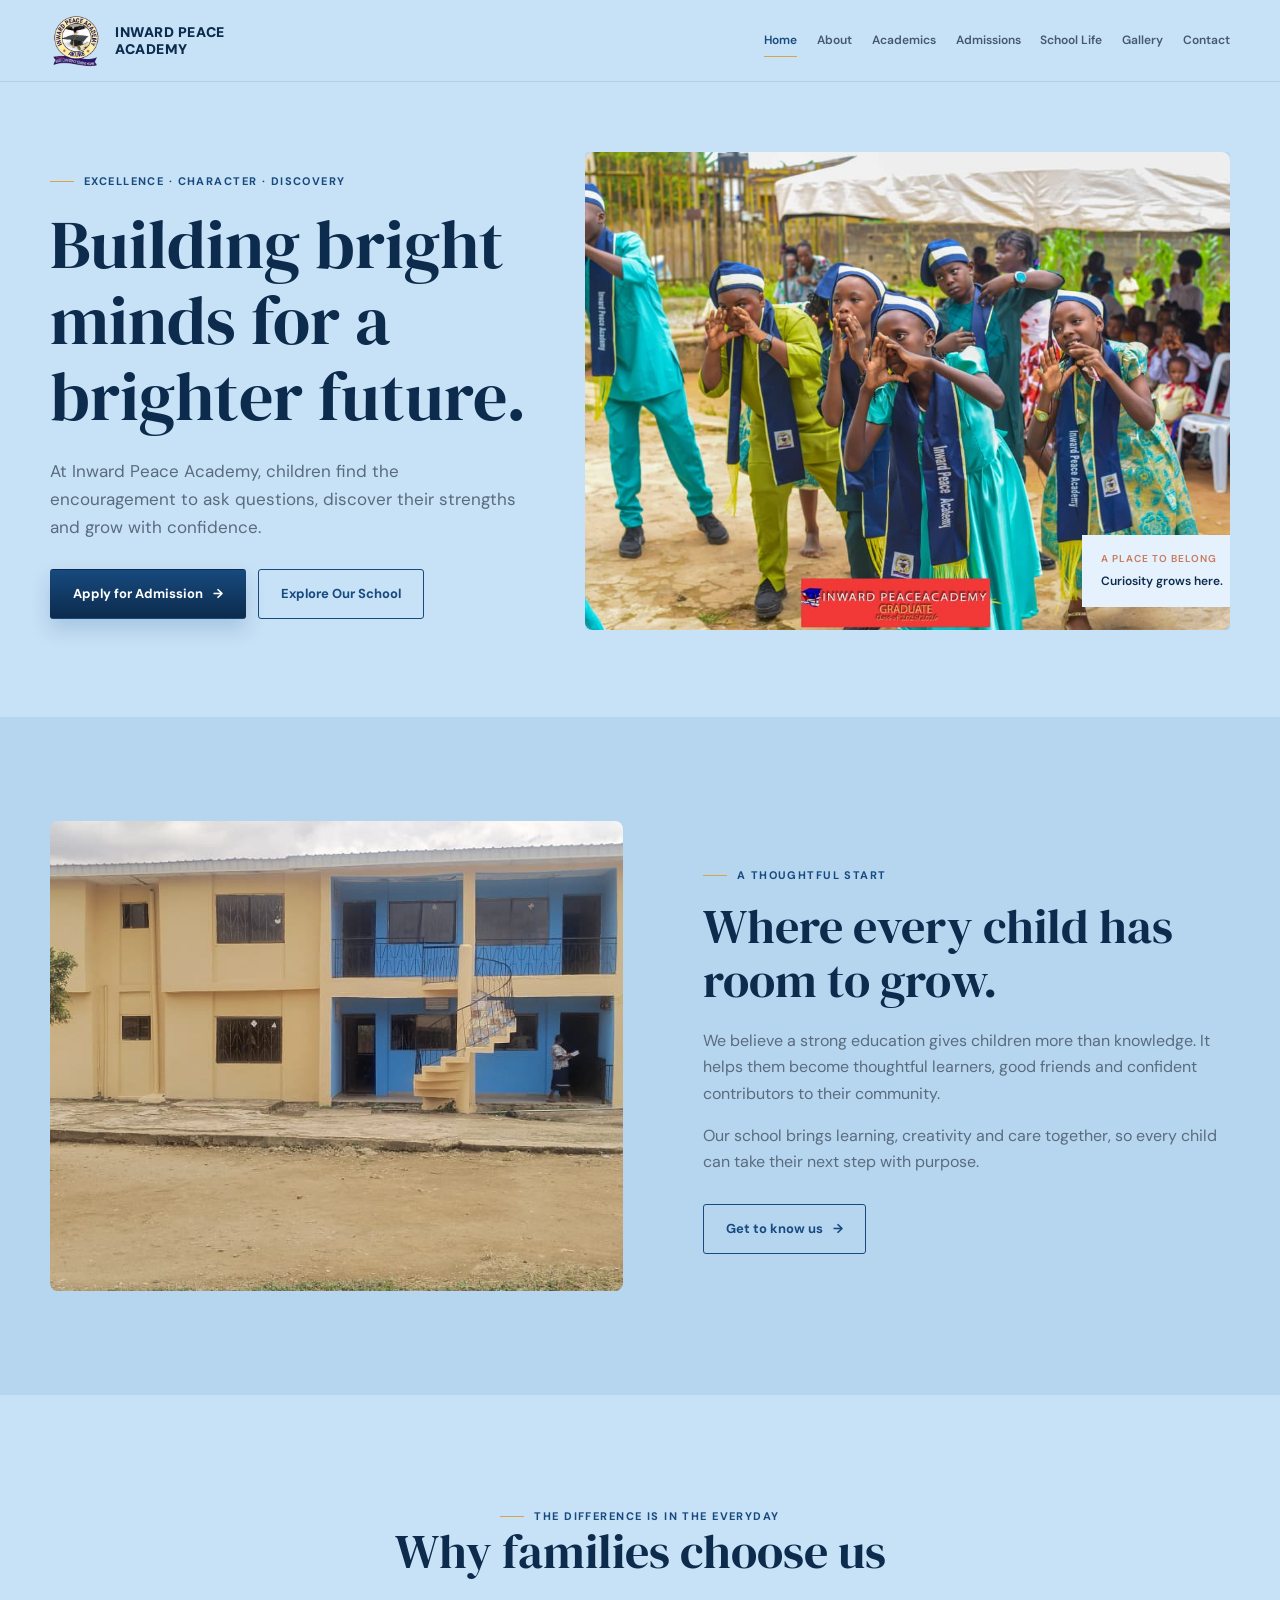
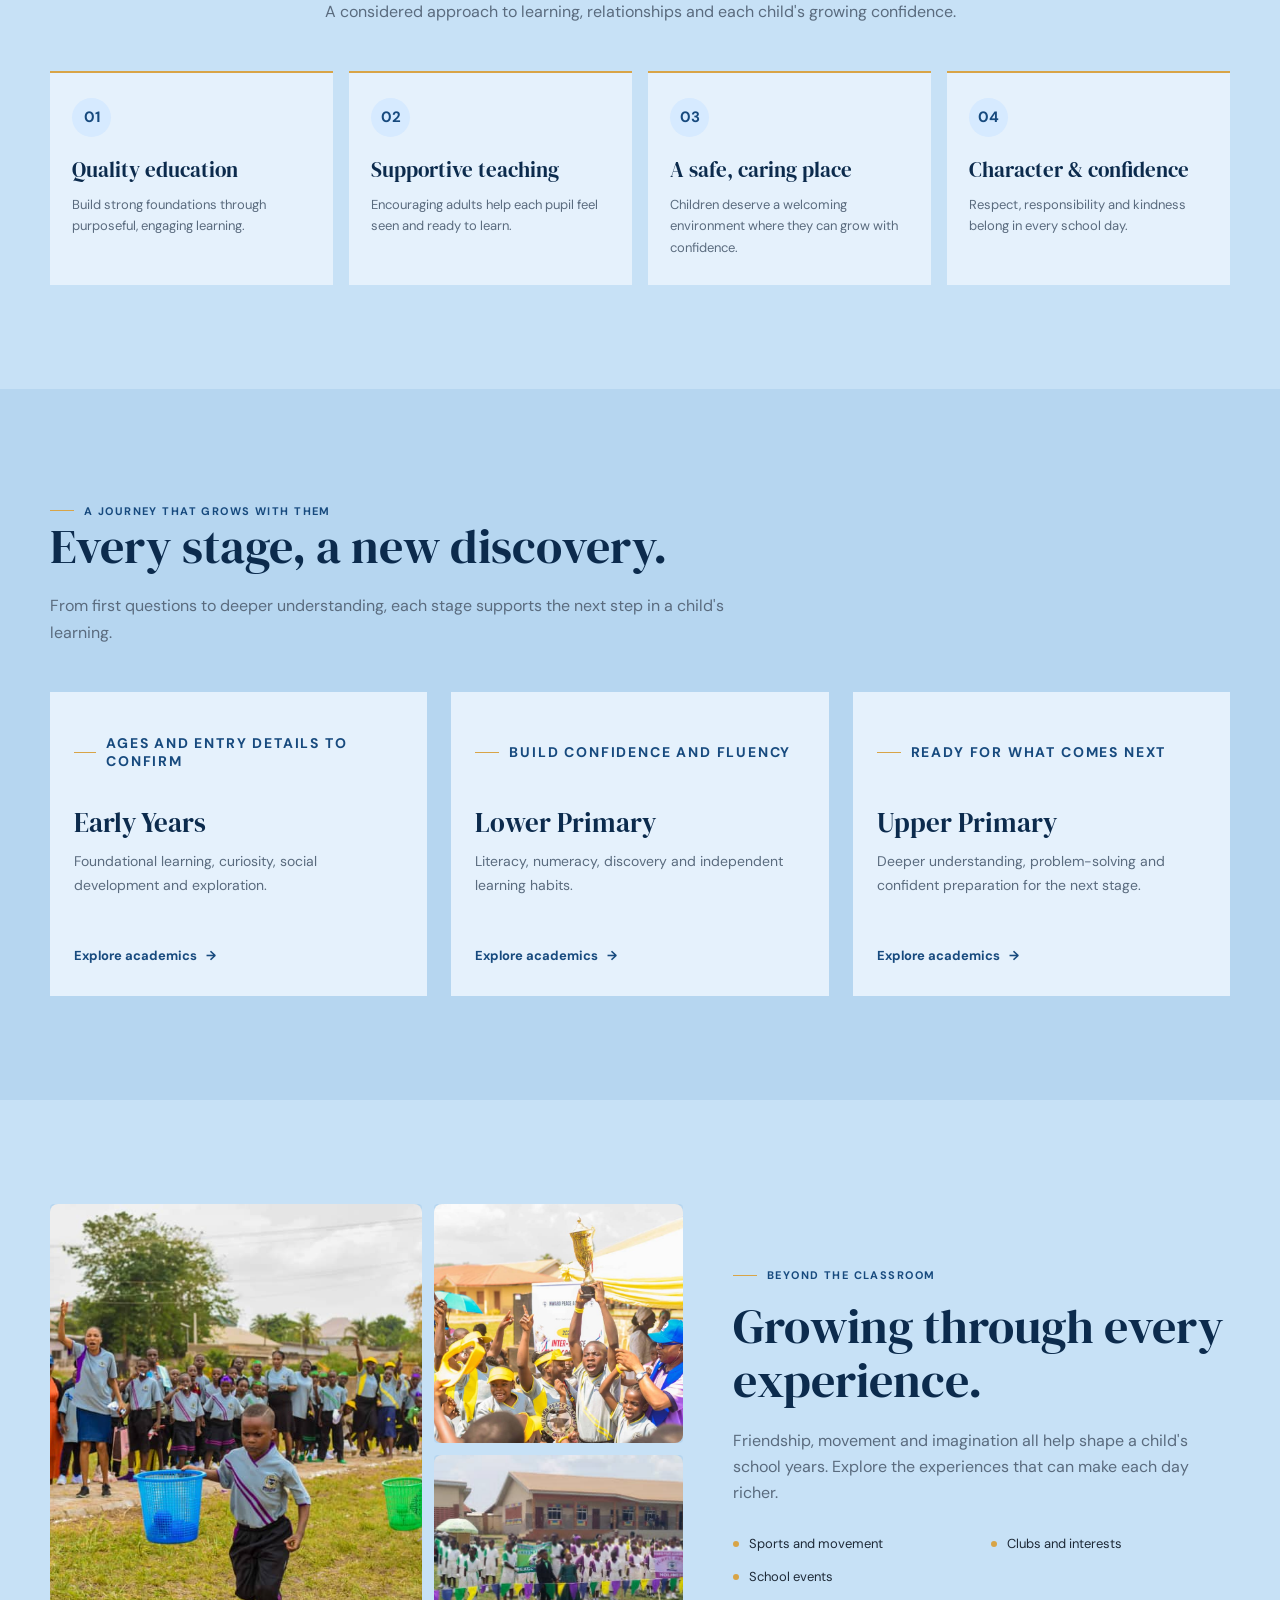
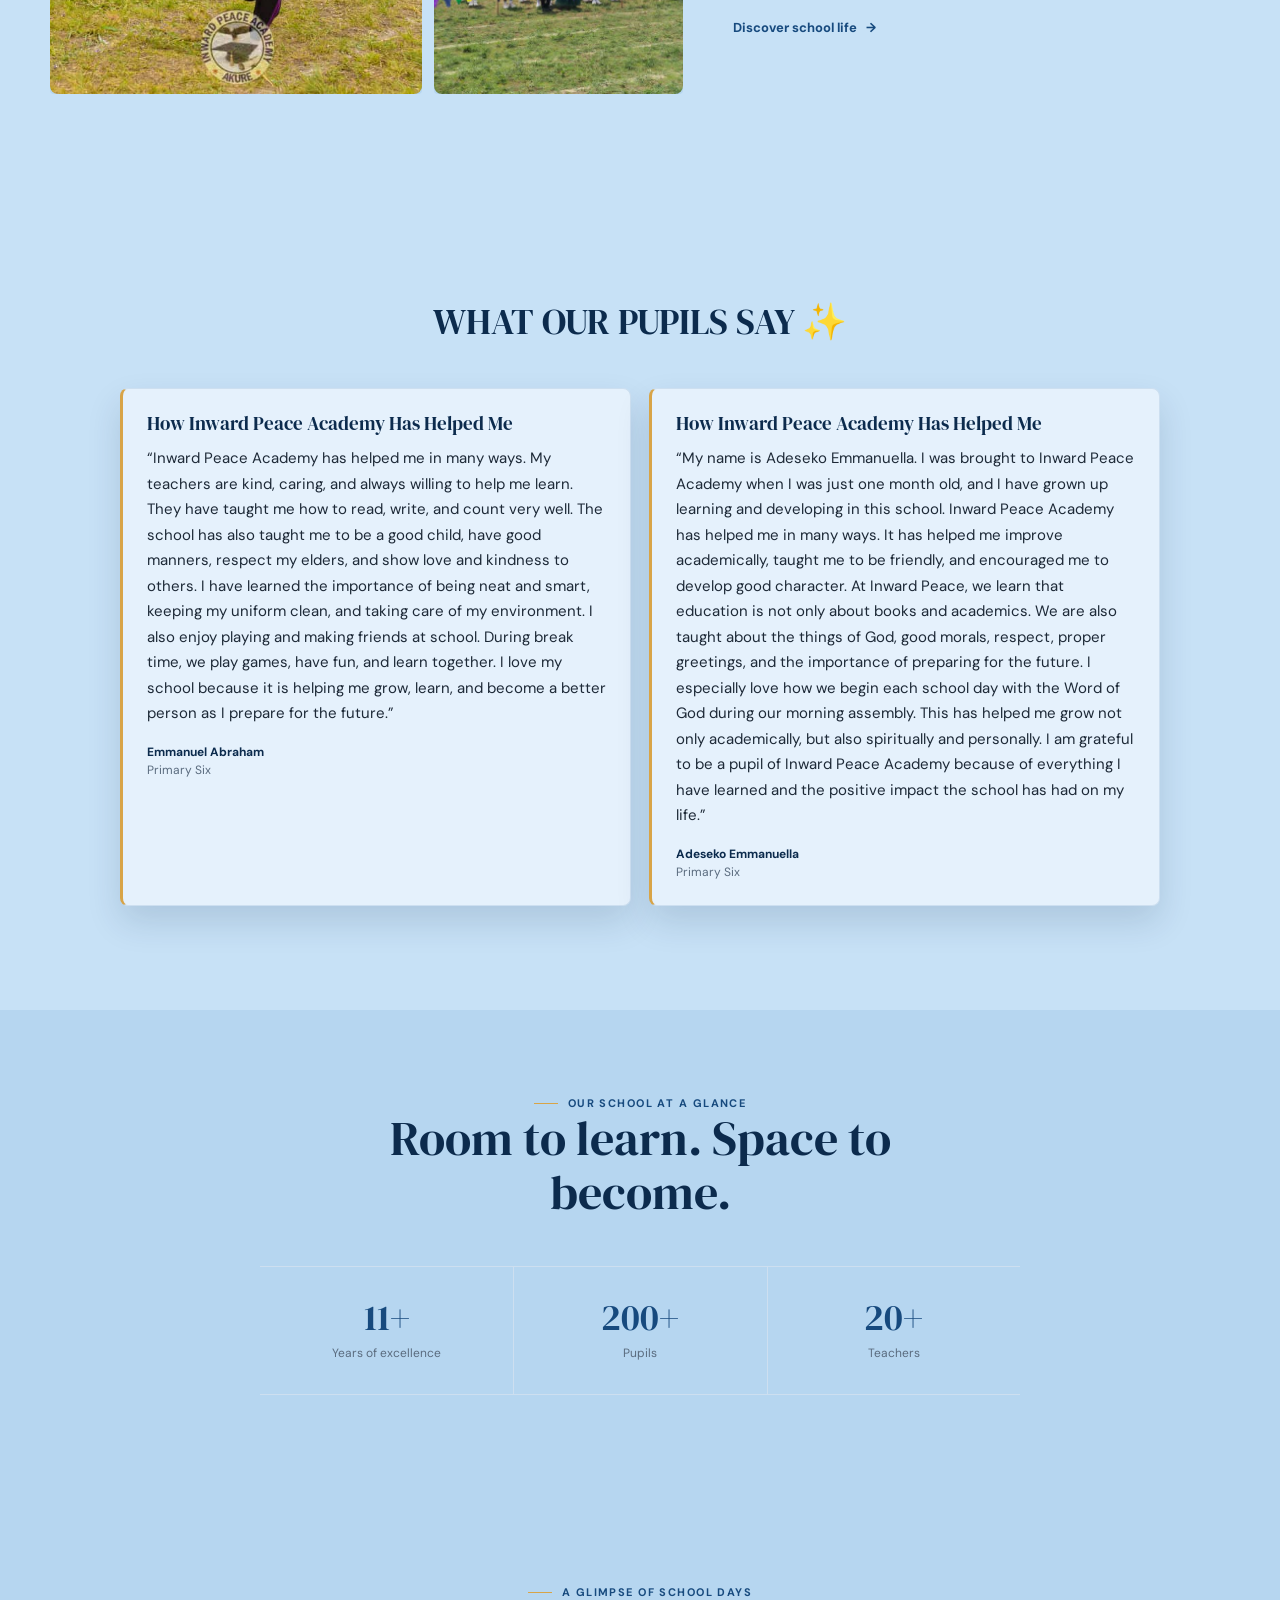
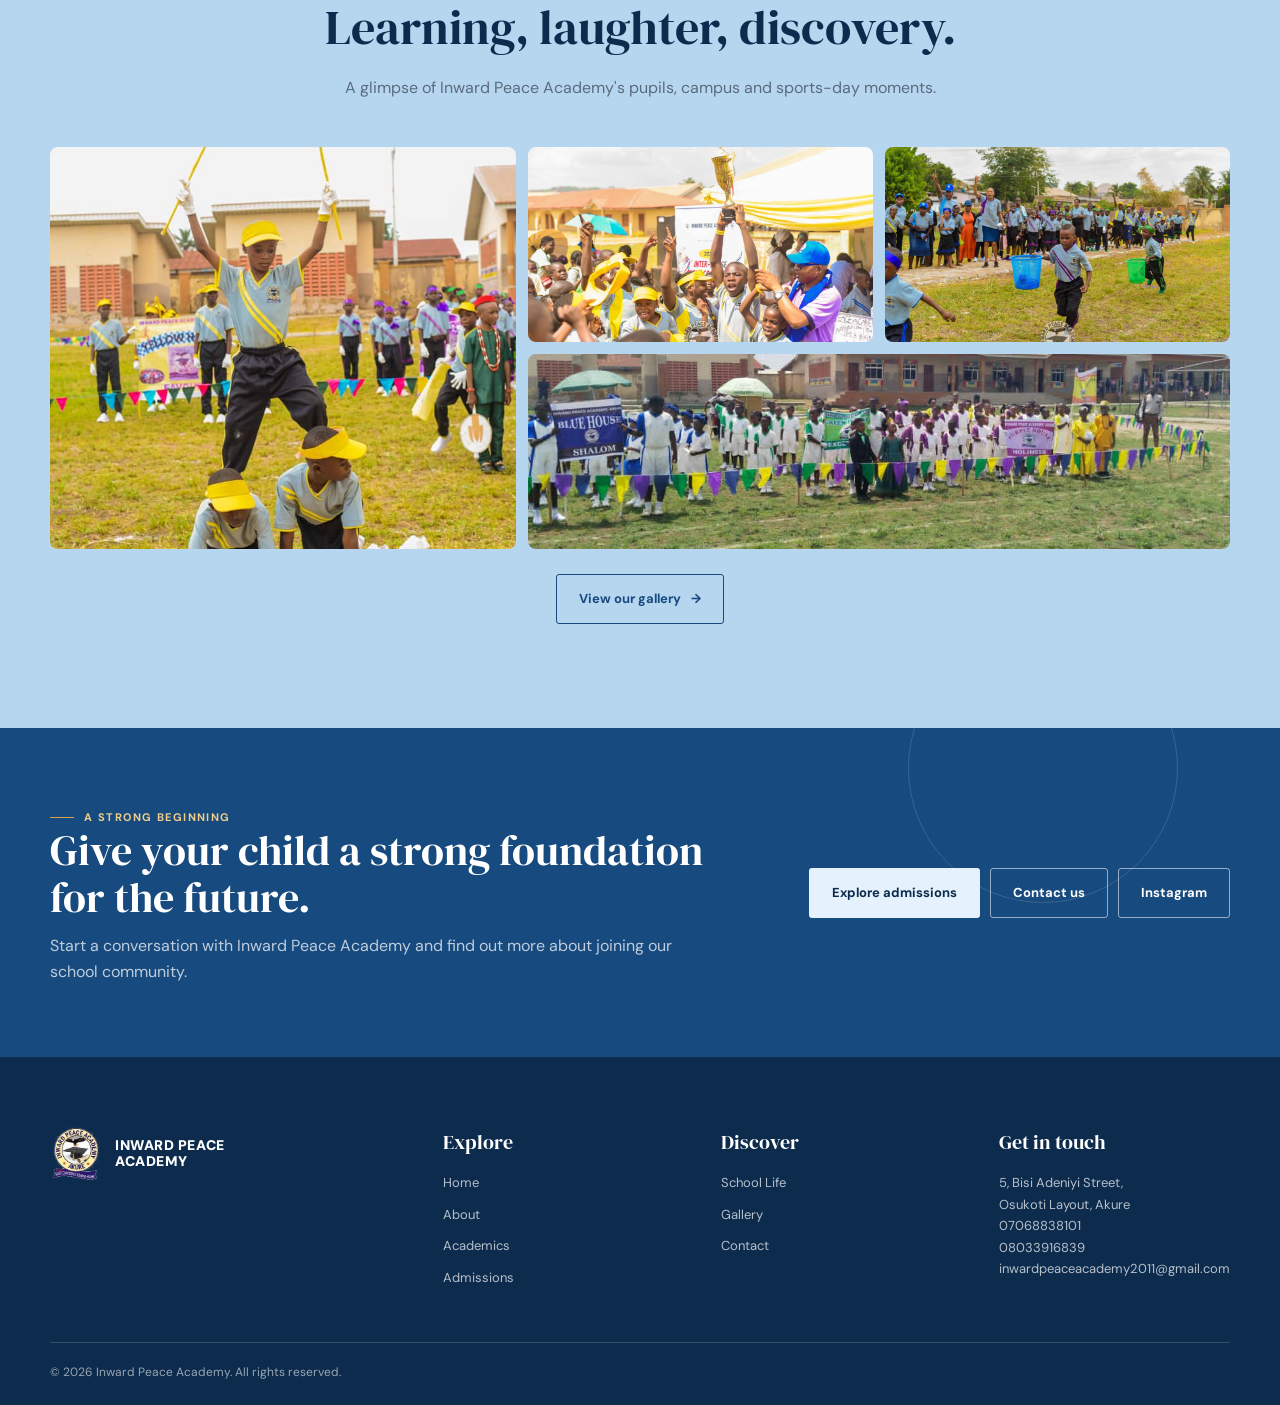
<file: Inward Peace Academy/index.html>
<!doctype html>
<html lang="en-NG">
  <head>
    <meta charset="utf-8" />
    <meta name="viewport" content="width=device-width, initial-scale=1" />
    <title>Inward Peace Academy | A Foundation for Bright Futures</title>
    <meta
      name="description"
      content="Discover Inward Peace Academy, a warm and ambitious primary school helping children build a strong foundation for the future."
    />
    <meta property="og:type" content="website" />
    <meta
      property="og:title"
      content="Inward Peace Academy | A Foundation for Bright Futures"
    />
    <meta
      property="og:description"
      content="A welcoming place for children to learn, discover and grow."
    />
    <link rel="stylesheet" href="css/style.css" />
  </head>
  <body data-page="home" data-root="./">
    <header data-site-header></header>
    <main id="main-content">
      <section class="hero">
        <div class="container hero-grid">
          <div class="hero-copy" data-reveal>
            <p class="eyebrow">Excellence · Character · Discovery</p>
            <h1>Building bright minds for a brighter future.</h1>
            <p>
              At Inward Peace Academy, children find the encouragement to ask
              questions, discover their strengths and grow with confidence.
            </p>
            <div class="hero-actions">
              <a class="button button--primary" href="pages/admissions.html"
                >Apply for Admission <span aria-hidden="true">→</span></a
              ><a class="button button--outline" href="pages/about.html"
                >Explore Our School</a
              >
            </div>
          </div>
          <div class="hero-photo image-frame" data-reveal>
            <img
              src="images/school-life/event-day.jpeg"
              alt="Inward Peace Academy pupils gathered for a school event"
              width="1100"
              height="900"
              fetchpriority="high"
            />
            <div class="photo-caption">
              <span>A place to belong</span>Curiosity grows here.
            </div>
          </div>
        </div>
      </section>
      <section class="section section--tint">
        <div class="container welcome-grid">
          <div class="welcome-photo image-frame" data-reveal>
            <img
              src="images/school-life/school-building-front.jpeg"
              alt="The Inward Peace Academy school building"
              width="900"
              height="1000"
              loading="lazy"
            />
          </div>
          <div class="welcome-copy" data-reveal>
            <p class="eyebrow">A thoughtful start</p>
            <h2>Where every child has room to grow.</h2>
            <p>
              We believe a strong education gives children more than knowledge.
              It helps them become thoughtful learners, good friends and
              confident contributors to their community.
            </p>
            <p>
              Our school brings learning, creativity and care together, so every
              child can take their next step with purpose.
            </p>
            <a class="button button--outline" href="pages/about.html"
              >Get to know us <span aria-hidden="true">→</span></a
            >
          </div>
        </div>
      </section>
      <section class="section">
        <div class="container">
          <div class="section-heading section-heading--center" data-reveal>
            <p class="eyebrow">The difference is in the everyday</p>
            <h2>Why families choose us</h2>
            <p>
              A considered approach to learning, relationships and each child's
              growing confidence.
            </p>
          </div>
          <div class="grid features-grid">
            <article class="feature" data-reveal>
              <span class="feature-icon" aria-hidden="true">01</span>
              <h3>Quality education</h3>
              <p>
                Build strong foundations through purposeful, engaging learning.
              </p>
            </article>
            <article class="feature" data-reveal>
              <span class="feature-icon" aria-hidden="true">02</span>
              <h3>Supportive teaching</h3>
              <p>
                Encouraging adults help each pupil feel seen and ready to learn.
              </p>
            </article>
            <article class="feature" data-reveal>
              <span class="feature-icon" aria-hidden="true">03</span>
              <h3>A safe, caring place</h3>
              <p>
                Children deserve a welcoming environment where they can grow
                with confidence.
              </p>
            </article>
            <article class="feature" data-reveal>
              <span class="feature-icon" aria-hidden="true">04</span>
              <h3>Character &amp; confidence</h3>
              <p>
                Respect, responsibility and kindness belong in every school day.
              </p>
            </article>
          </div>
        </div>
      </section>
      <section class="section section--tint">
        <div class="container">
          <div class="section-heading" data-reveal>
            <p class="eyebrow">A journey that grows with them</p>
            <h2>Every stage, a new discovery.</h2>
            <p>
              From first questions to deeper understanding, each stage supports
              the next step in a child's learning.
            </p>
          </div>
          <div class="grid stage-grid">
            <article class="stage-card" data-reveal>
              <div class="stage-copy">
                <p class="eyebrow">Ages and entry details to confirm</p>
                <h3>Early Years</h3>
                <p>
                  Foundational learning, curiosity, social development and
                  exploration.
                </p>
                <a class="text-link" href="pages/academics.html#early-years"
                  >Explore academics <span aria-hidden="true">→</span></a
                >
              </div>
            </article>
            <article class="stage-card" data-reveal>
              <div class="stage-copy">
                <p class="eyebrow">Build confidence and fluency</p>
                <h3>Lower Primary</h3>
                <p>
                  Literacy, numeracy, discovery and independent learning habits.
                </p>
                <a class="text-link" href="pages/academics.html#lower-primary"
                  >Explore academics <span aria-hidden="true">→</span></a
                >
              </div>
            </article>
            <article class="stage-card" data-reveal>
              <div class="stage-copy">
                <p class="eyebrow">Ready for what comes next</p>
                <h3>Upper Primary</h3>
                <p>
                  Deeper understanding, problem-solving and confident
                  preparation for the next stage.
                </p>
                <a class="text-link" href="pages/academics.html#upper-primary"
                  >Explore academics <span aria-hidden="true">→</span></a
                >
              </div>
            </article>
          </div>
        </div>
      </section>
      <section class="section">
        <div class="container life-grid">
          <div class="life-images" data-reveal>
            <div class="image-frame">
              <img
                src="images/school-life/sports-day-activity.jpeg"
                alt="Pupils taking part in an outdoor sports-day activity"
                width="800"
                height="1100"
                loading="lazy"
              />
            </div>
            <div class="image-frame">
              <img
                src="images/school-life/sports-day-celebration.jpeg"
                alt="Pupils and staff celebrating at a school sports event"
                width="600"
                height="550"
                loading="lazy"
              />
            </div>
            <div class="image-frame">
              <img
                src="images/school-life/school-community.jpeg"
                alt="Pupils and staff gathered on the school grounds"
                width="600"
                height="550"
                loading="lazy"
              />
            </div>
          </div>
          <div class="life-copy" data-reveal>
            <p class="eyebrow">Beyond the classroom</p>
            <h2>Growing through every experience.</h2>
            <p>
              Friendship, movement and imagination all help shape a child's
              school years. Explore the experiences that can make each day
              richer.
            </p>
            <ul>
              <li>Sports and movement</li>

              <li>Clubs and interests</li>

              <li>School events</li>
            </ul>
            <a class="text-link" href="pages/school-life.html"
              >Discover school life <span aria-hidden="true">→</span></a
            >
          </div>
        </div>
      </section>
      <section class="section">
        <div class="container">
          <div
            class="section-heading section-heading--center section-heading--testimonials"
            data-reveal
          >
            <h2>WHAT OUR PUPILS SAY ✨</h2>
          </div>
          <div class="testimonials-grid" data-reveal>
            <div class="quote-placeholder testimonial-card">
              <h3>How Inward Peace Academy Has Helped Me</h3>
              <blockquote>
                “Inward Peace Academy has helped me in many ways. My teachers
                are kind, caring, and always willing to help me learn. They have
                taught me how to read, write, and count very well. The school
                has also taught me to be a good child, have good manners,
                respect my elders, and show love and kindness to others. I have
                learned the importance of being neat and smart, keeping my
                uniform clean, and taking care of my environment. I also enjoy
                playing and making friends at school. During break time, we play
                games, have fun, and learn together. I love my school because it
                is helping me grow, learn, and become a better person as I
                prepare for the future.”
              </blockquote>
              <p class="testimonial-author">
                <strong>Emmanuel Abraham</strong><br />Primary Six
              </p>
            </div>
            <div class="quote-placeholder testimonial-card">
              <h3>How Inward Peace Academy Has Helped Me</h3>
              <blockquote>
                “My name is Adeseko Emmanuella. I was brought to Inward Peace
                Academy when I was just one month old, and I have grown up
                learning and developing in this school. Inward Peace Academy has
                helped me in many ways. It has helped me improve academically,
                taught me to be friendly, and encouraged me to develop good
                character. At Inward Peace, we learn that education is not only
                about books and academics. We are also taught about the things
                of God, good morals, respect, proper greetings, and the
                importance of preparing for the future. I especially love how we
                begin each school day with the Word of God during our morning
                assembly. This has helped me grow not only academically, but
                also spiritually and personally. I am grateful to be a pupil of
                Inward Peace Academy because of everything I have learned and
                the positive impact the school has had on my life.”
              </blockquote>
              <p class="testimonial-author">
                <strong>Adeseko Emmanuella</strong><br />Primary Six
              </p>
            </div>
          </div>
        </div>
      </section>
      <section class="section section--compact section--tint">
        <div class="container">
          <div class="section-heading section-heading--center" data-reveal>
            <p class="eyebrow">Our school at a glance</p>
            <h2>Room to learn. Space to become.</h2>
          </div>
          <div class="stats" data-reveal>
            <div class="stat">
              <strong>11+</strong><span>Years of excellence</span>
            </div>
            <div class="stat"><strong>200+</strong><span>Pupils</span></div>
            <div class="stat"><strong>20+</strong><span>Teachers</span></div>
          </div>
        </div>
      </section>
      <section class="section section--tint">
        <div class="container">
          <div class="section-heading section-heading--center" data-reveal>
            <p class="eyebrow">A glimpse of school days</p>
            <h2>Learning, laughter, discovery.</h2>
            <p>
              A glimpse of Inward Peace Academy's pupils, campus and sports-day
              moments.
            </p>
          </div>
          <div class="gallery-preview" data-reveal>
            <a
              class="image-frame"
              href="pages/gallery.html"
              aria-label="Explore the school gallery"
              ><img
                src="images/school-life/sports-day-display.jpeg"
                alt="Pupils performing a coordinated sports-day display in their school uniform"
                width="720"
                height="1080"
                loading="lazy"
            /></a>
            <a
              class="image-frame"
              href="pages/gallery.html"
              aria-label="Explore the school gallery"
              ><img
                src="images/school-life/sports-day-celebration.jpeg"
                alt="Pupils and staff celebrating together at a school sports event"
                width="1080"
                height="720"
                loading="lazy"
            /></a>
            <a
              class="image-frame"
              href="pages/gallery.html"
              aria-label="Explore the school gallery"
              ><img
                src="images/school-life/sports-day-activity.jpeg"
                alt="A pupil running with a basket during an outdoor sports activity"
                width="1080"
                height="720"
                loading="lazy"
            /></a>
            <a
              class="image-frame"
              href="pages/gallery.html"
              aria-label="Explore the school gallery"
              ><img
                src="images/school-life/school-community.jpeg"
                alt="Pupils gathered on the school grounds during a school event"
                width="1080"
                height="486"
                loading="lazy"
            /></a>
          </div>
          <div class="gallery-link">
            <a class="button button--outline" href="pages/gallery.html"
              >View our gallery <span aria-hidden="true">→</span></a
            >
          </div>
        </div>
      </section>
      <section class="cta-band">
        <div class="container cta-inner">
          <div>
            <p class="eyebrow" style="color: #f0ce8b">A strong beginning</p>
            <h2>Give your child a strong foundation for the future.</h2>
            <p>
              Start a conversation with Inward Peace Academy and find out more
              about joining our school community.
            </p>
          </div>
          <div class="cta-actions">
            <a class="button button--light" href="pages/admissions.html"
              >Explore admissions</a
            ><a class="button button--outline" href="pages/contact.html"
              >Contact us</a
            ><a
              class="button button--outline"
              href="https://www.instagram.com/inward_peace_academy?utm_source=qr&exln=Y3c5cjJrbmpnbHlj"
              target="_blank"
              rel="noopener noreferrer"
              >Instagram</a
            >
          </div>
        </div>
      </section>
    </main>
    <footer data-site-footer></footer>
    <script src="js/site.js" defer></script>
  </body>
</html>
</file>
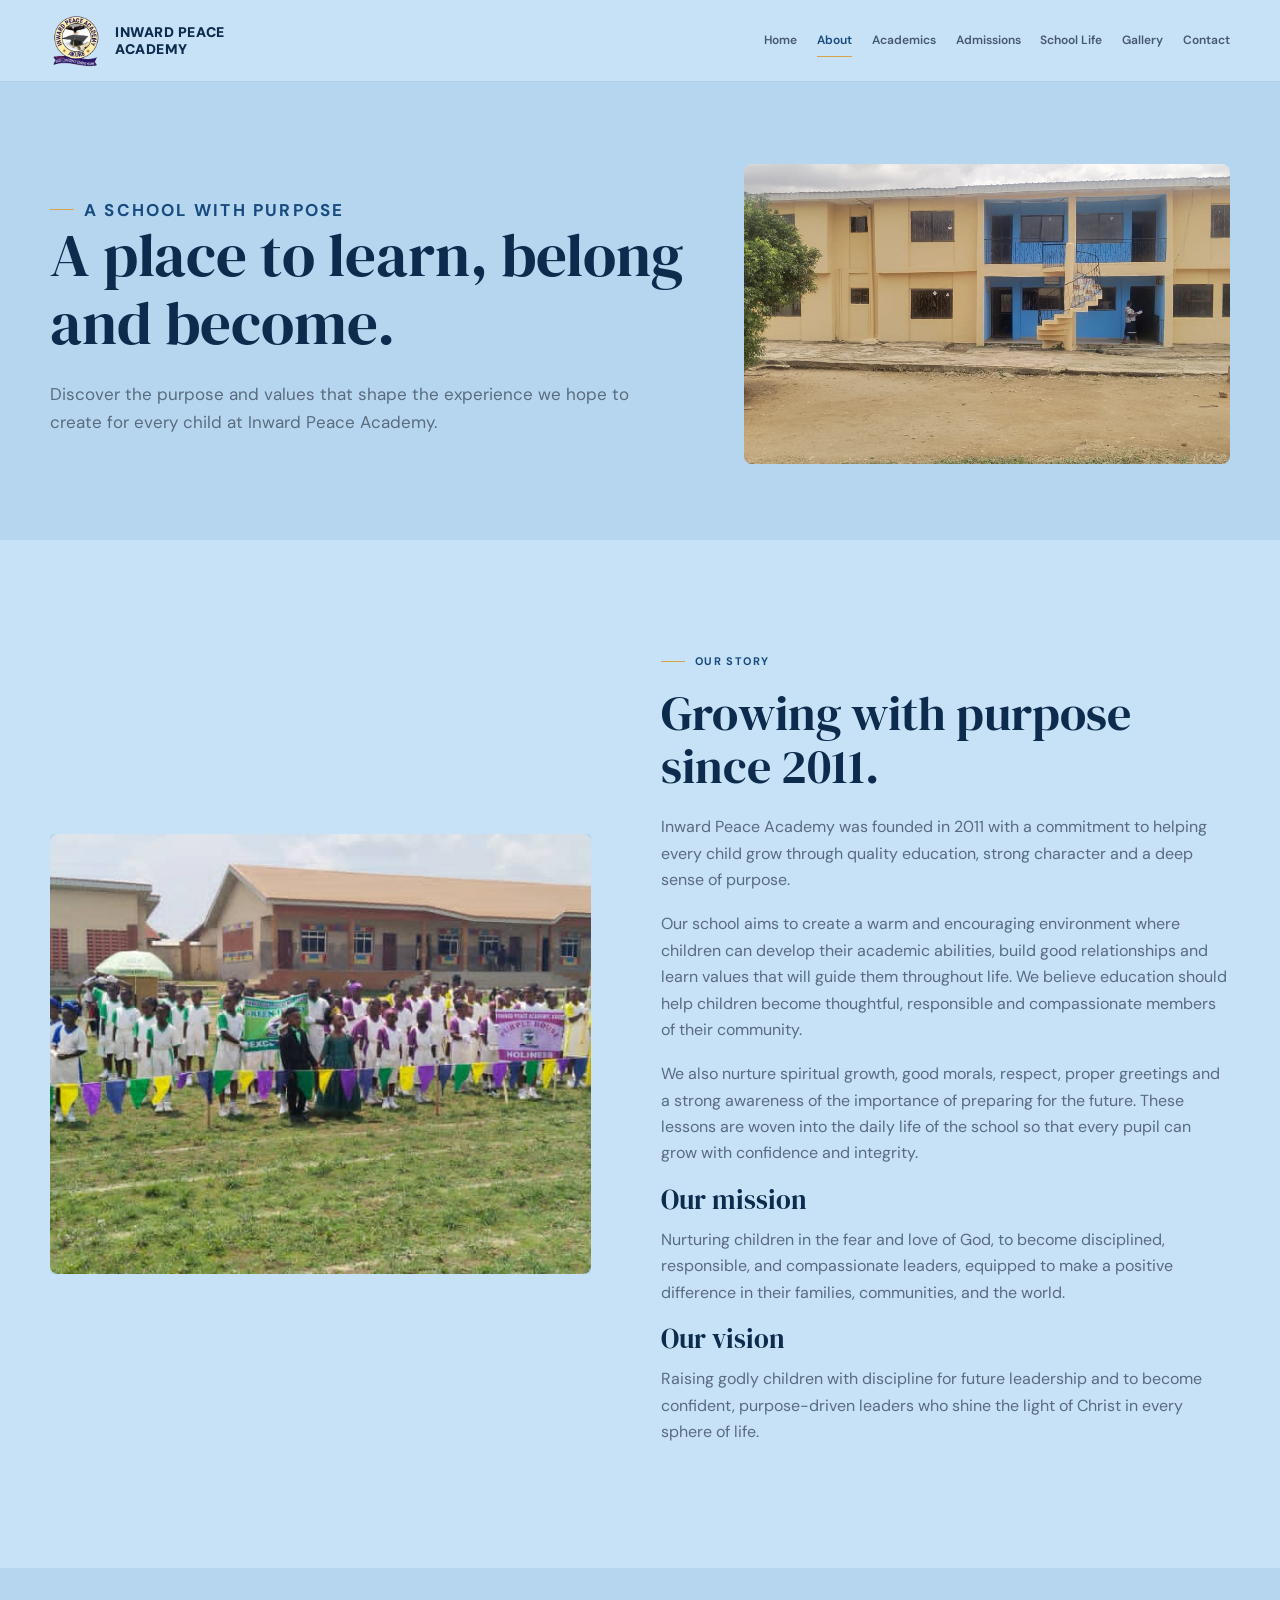
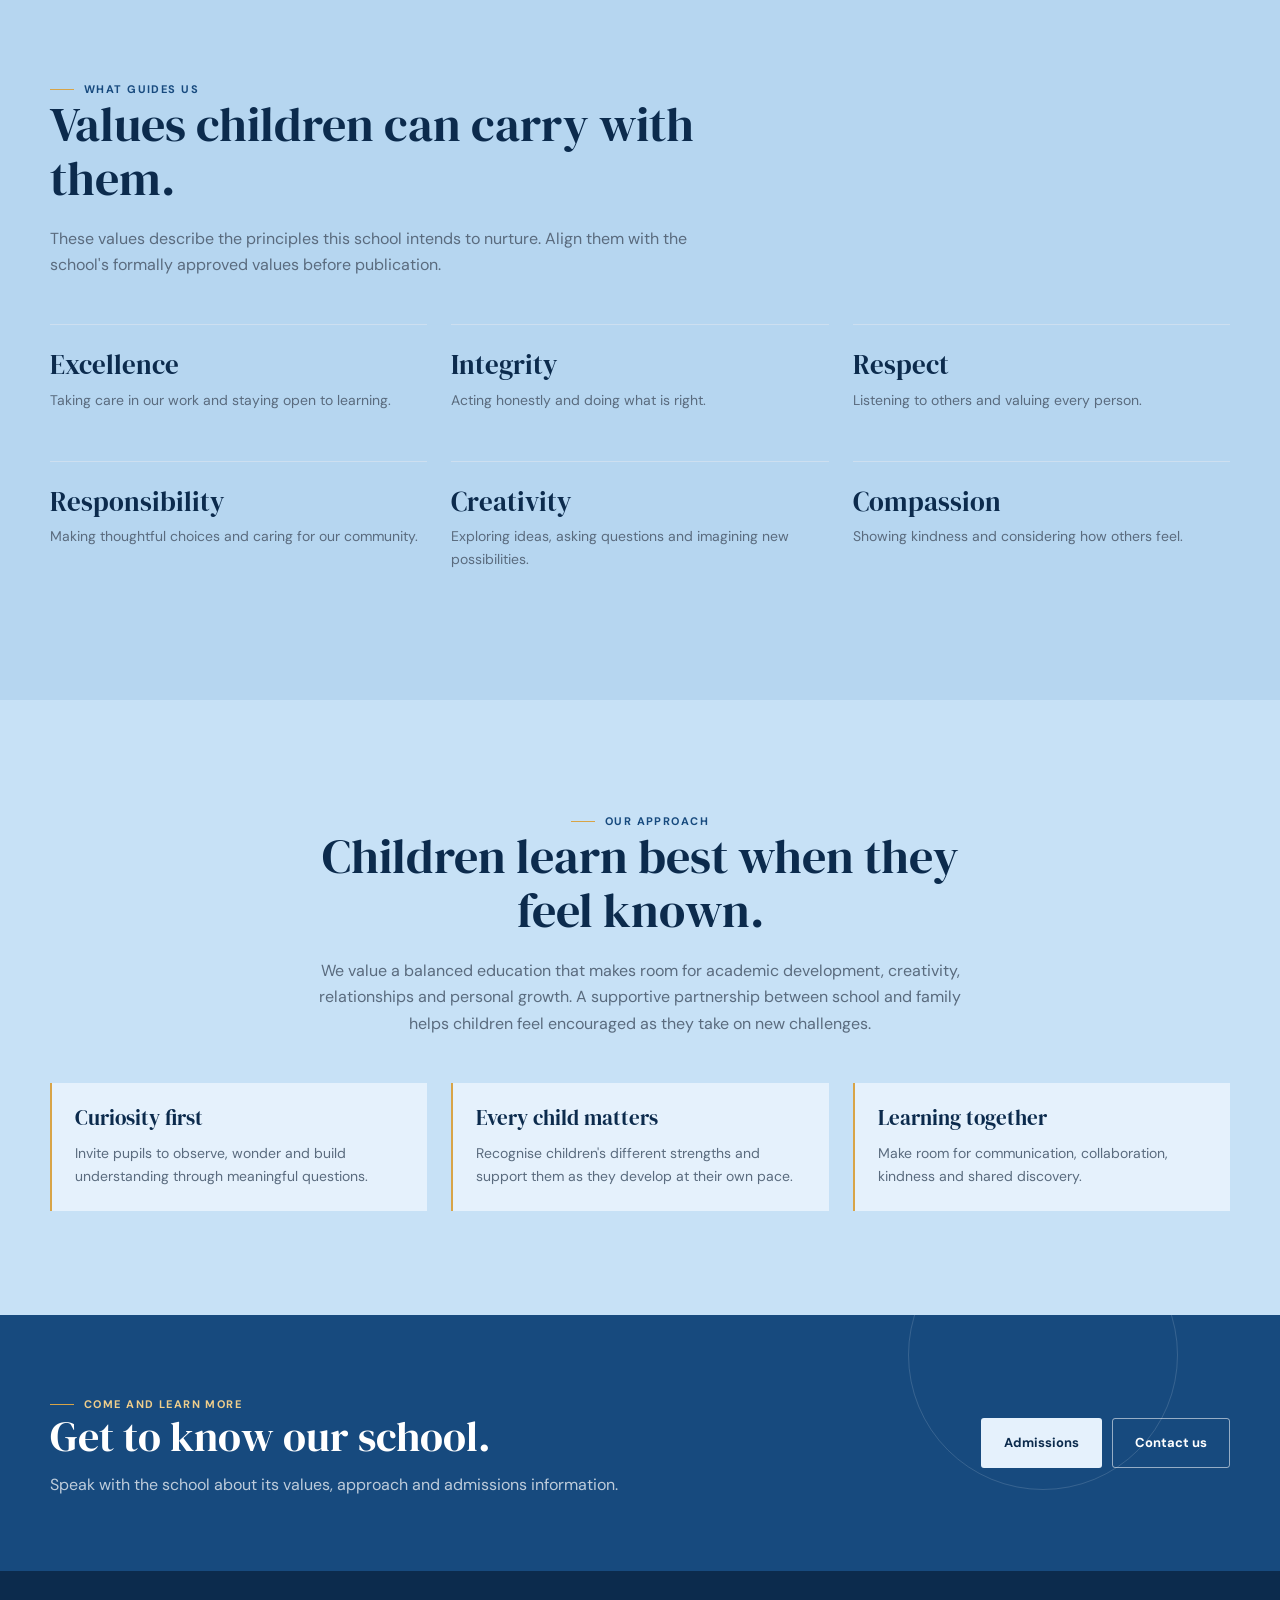
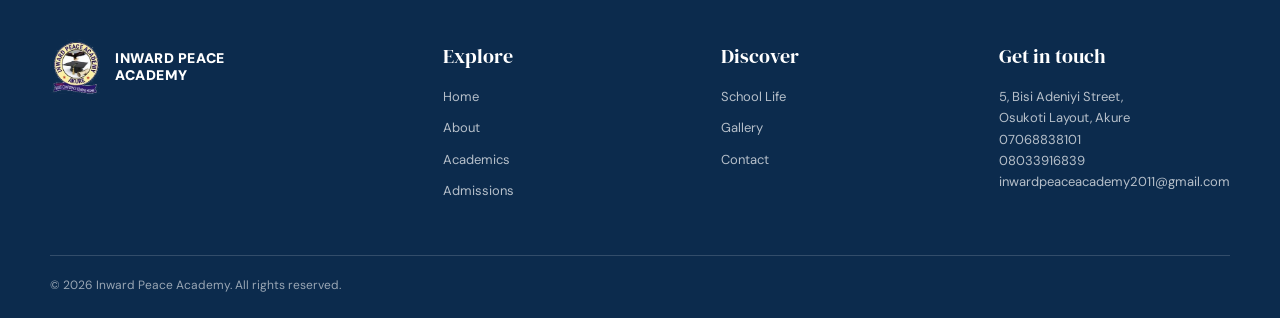
<file: Inward Peace Academy/pages/about.html>
<!doctype html>
<html lang="en-NG">
  <head>
    <meta charset="utf-8" />
    <meta name="viewport" content="width=device-width, initial-scale=1" />
    <title>About Our School | Inward Peace Academy</title>
    <meta
      name="description"
      content="Learn about the story, educational purpose, values and approach of Inward Peace Academy."
    />
    <meta property="og:type" content="website" />
    <meta property="og:title" content="About Inward Peace Academy" />
    <meta
      property="og:description"
      content="The purpose and values behind our school community."
    />
    <link rel="stylesheet" href="../css/style.css" />
  </head>
  <body data-page="about" data-root="../">
    <header data-site-header></header>
    <main id="main-content">
      <section class="page-hero">
        <div class="container page-hero-inner">
          <div>
            <p class="eyebrow">A school with purpose</p>
            <h1>A place to learn, belong and become.</h1>
            <p>
              Discover the purpose and values that shape the experience we hope
              to create for every child at Inward Peace Academy.
            </p>
          </div>
          <div class="image-frame">
            <img
              src="../images/school-life/school-building-front.jpeg"
              alt="The Inward Peace Academy school building"
              width="850"
              height="560"
              fetchpriority="high"
            />
          </div>
        </div>
      </section>
      <section class="section">
        <div class="container split-section">
          <div class="image-frame" data-reveal>
            <img
              src="../images/school-life/school-community.jpeg"
              alt="Pupils and staff gathered on the school grounds"
              width="900"
              height="800"
              loading="lazy"
            />
          </div>
          <div class="prose" data-reveal>
            <p class="eyebrow">Our story</p>
            <h2>Growing with purpose since 2011.</h2>
            <p>
              Inward Peace Academy was founded in 2011 with a commitment to
              helping every child grow through quality education, strong
              character and a deep sense of purpose.
            </p>
            <p>
              Our school aims to create a warm and encouraging environment where
              children can develop their academic abilities, build good
              relationships and learn values that will guide them throughout
              life. We believe education should help children become thoughtful,
              responsible and compassionate members of their community.
            </p>
            <p>
              We also nurture spiritual growth, good morals, respect, proper
              greetings and a strong awareness of the importance of preparing
              for the future. These lessons are woven into the daily life of the
              school so that every pupil can grow with confidence and integrity.
            </p>
            <h3>Our mission</h3>
            <p>
              Nurturing children in the fear and love of God, to become
              disciplined, responsible, and compassionate leaders, equipped to
              make a positive difference in their families, communities, and the
              world.
            </p>
            <h3>Our vision</h3>
            <p>
              Raising godly children with discipline for future leadership and
              to become confident, purpose-driven leaders who shine the light of
              Christ in every sphere of life.
            </p>
          </div>
        </div>
      </section>
      <section class="section section--tint">
        <div class="container">
          <div class="section-heading" data-reveal>
            <p class="eyebrow">What guides us</p>
            <h2>Values children can carry with them.</h2>
            <p>
              These values describe the principles this school intends to
              nurture. Align them with the school's formally approved values
              before publication.
            </p>
          </div>
          <div class="grid values-grid">
            <article class="value-item" data-reveal>
              <h3>Excellence</h3>
              <p>Taking care in our work and staying open to learning.</p>
            </article>
            <article class="value-item" data-reveal>
              <h3>Integrity</h3>
              <p>Acting honestly and doing what is right.</p>
            </article>
            <article class="value-item" data-reveal>
              <h3>Respect</h3>
              <p>Listening to others and valuing every person.</p>
            </article>
            <article class="value-item" data-reveal>
              <h3>Responsibility</h3>
              <p>Making thoughtful choices and caring for our community.</p>
            </article>
            <article class="value-item" data-reveal>
              <h3>Creativity</h3>
              <p>
                Exploring ideas, asking questions and imagining new
                possibilities.
              </p>
            </article>
            <article class="value-item" data-reveal>
              <h3>Compassion</h3>
              <p>Showing kindness and considering how others feel.</p>
            </article>
          </div>
        </div>
      </section>
      <section class="section">
        <div class="container">
          <div class="section-heading section-heading--center" data-reveal>
            <p class="eyebrow">Our approach</p>
            <h2>Children learn best when they feel known.</h2>
            <p>
              We value a balanced education that makes room for academic
              development, creativity, relationships and personal growth. A
              supportive partnership between school and family helps children
              feel encouraged as they take on new challenges.
            </p>
          </div>
          <div class="grid approach-grid">
            <article class="approach-item" data-reveal>
              <h3>Curiosity first</h3>
              <p>
                Invite pupils to observe, wonder and build understanding through
                meaningful questions.
              </p>
            </article>
            <article class="approach-item" data-reveal>
              <h3>Every child matters</h3>
              <p>
                Recognise children's different strengths and support them as
                they develop at their own pace.
              </p>
            </article>
            <article class="approach-item" data-reveal>
              <h3>Learning together</h3>
              <p>
                Make room for communication, collaboration, kindness and shared
                discovery.
              </p>
            </article>
          </div>
        </div>
      </section>
      <section class="cta-band">
        <div class="container cta-inner">
          <div>
            <p class="eyebrow" style="color: #f0ce8b">Come and learn more</p>
            <h2>Get to know our school.</h2>
            <p>
              Speak with the school about its values, approach and admissions
              information.
            </p>
          </div>
          <div class="cta-actions">
            <a class="button button--light" href="admissions.html">Admissions</a
            ><a class="button button--outline" href="contact.html"
              >Contact us</a
            >
          </div>
        </div>
      </section>
    </main>
    <footer data-site-footer></footer>
    <script src="../js/site.js" defer></script>
  </body>
</html>
</file>
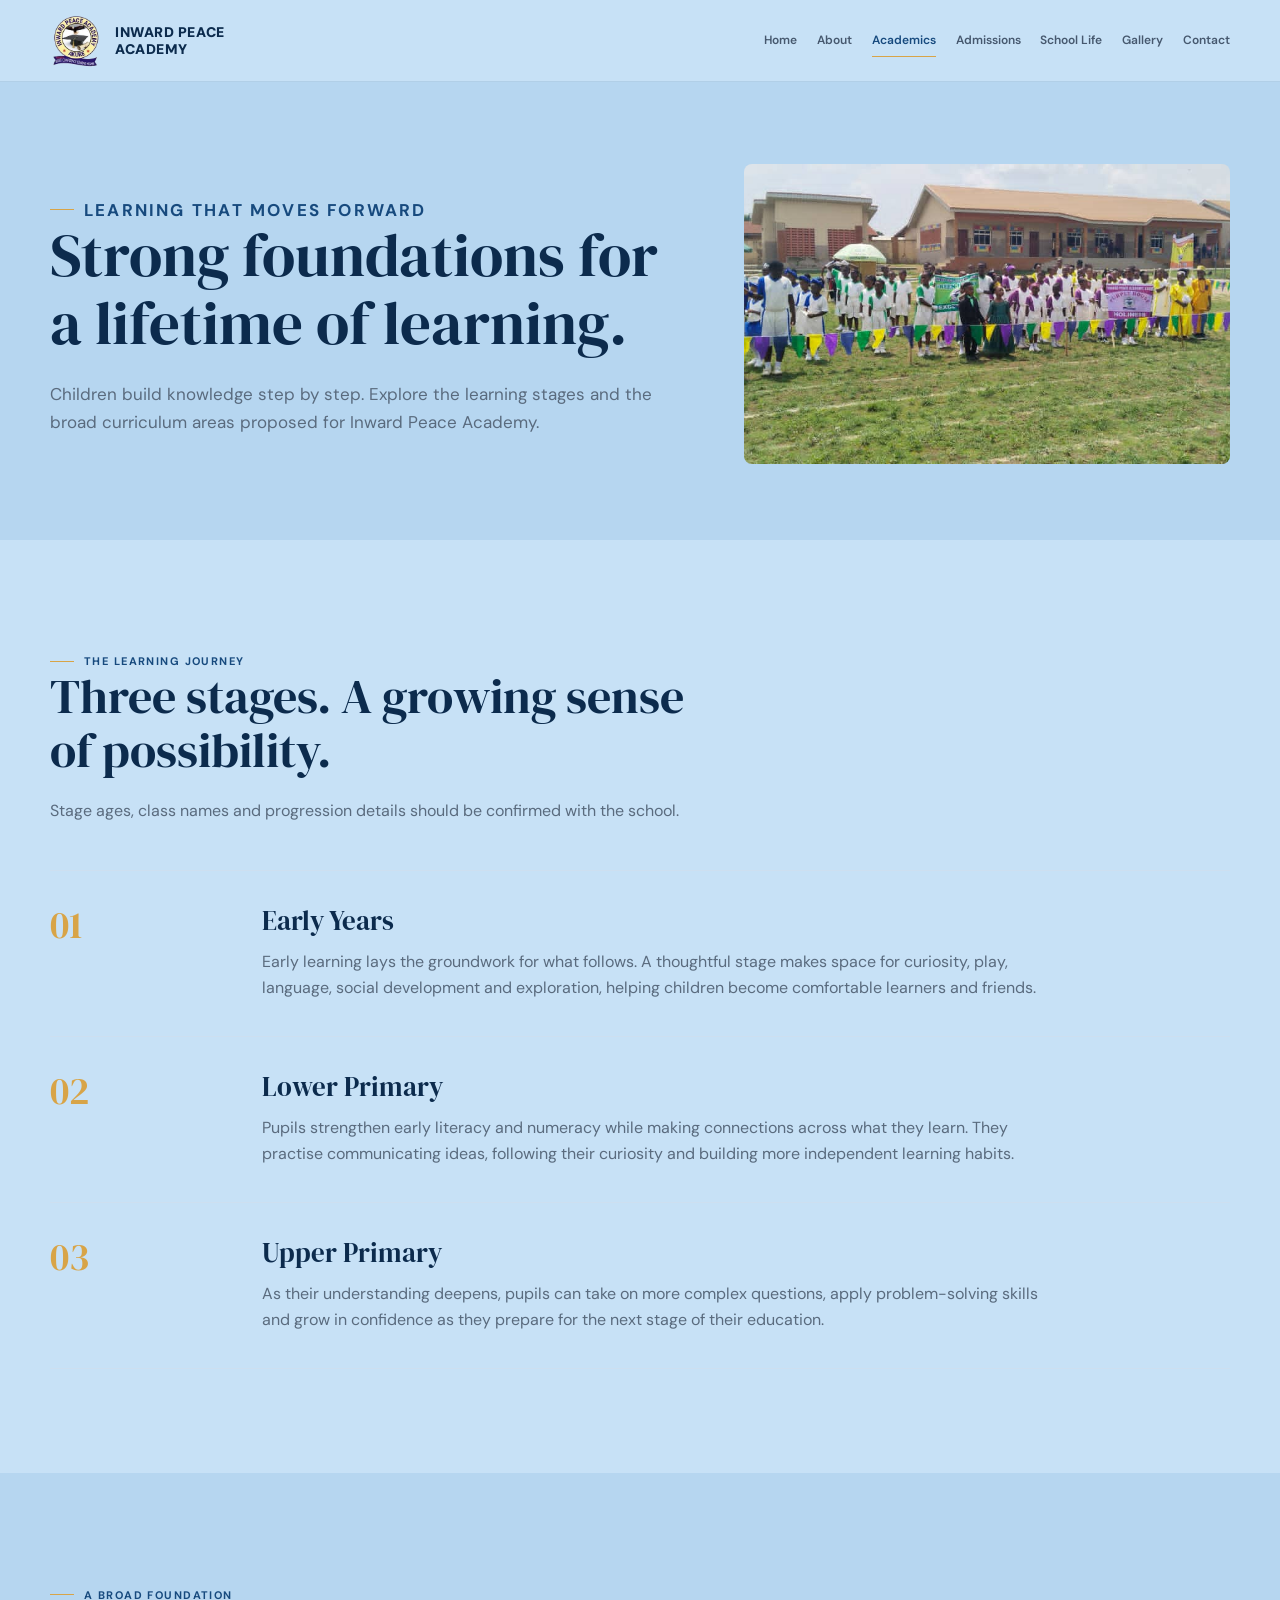
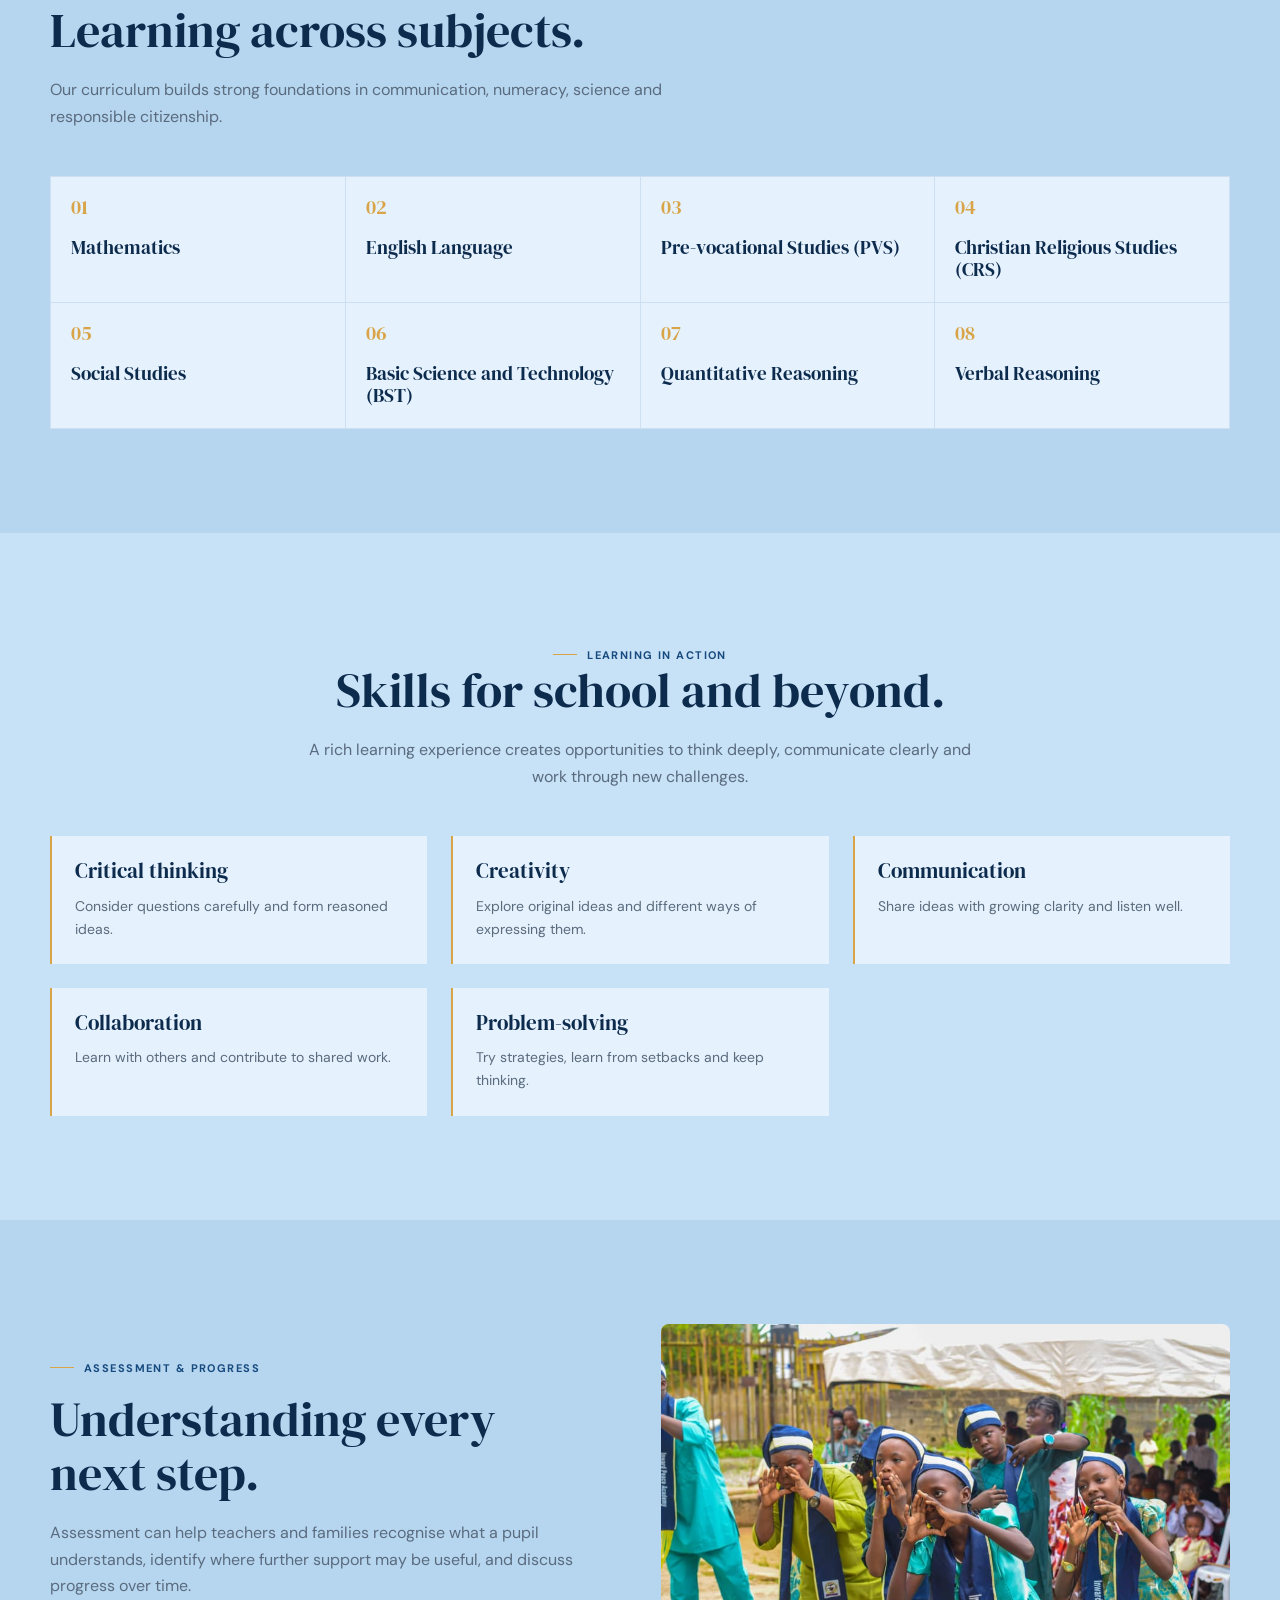
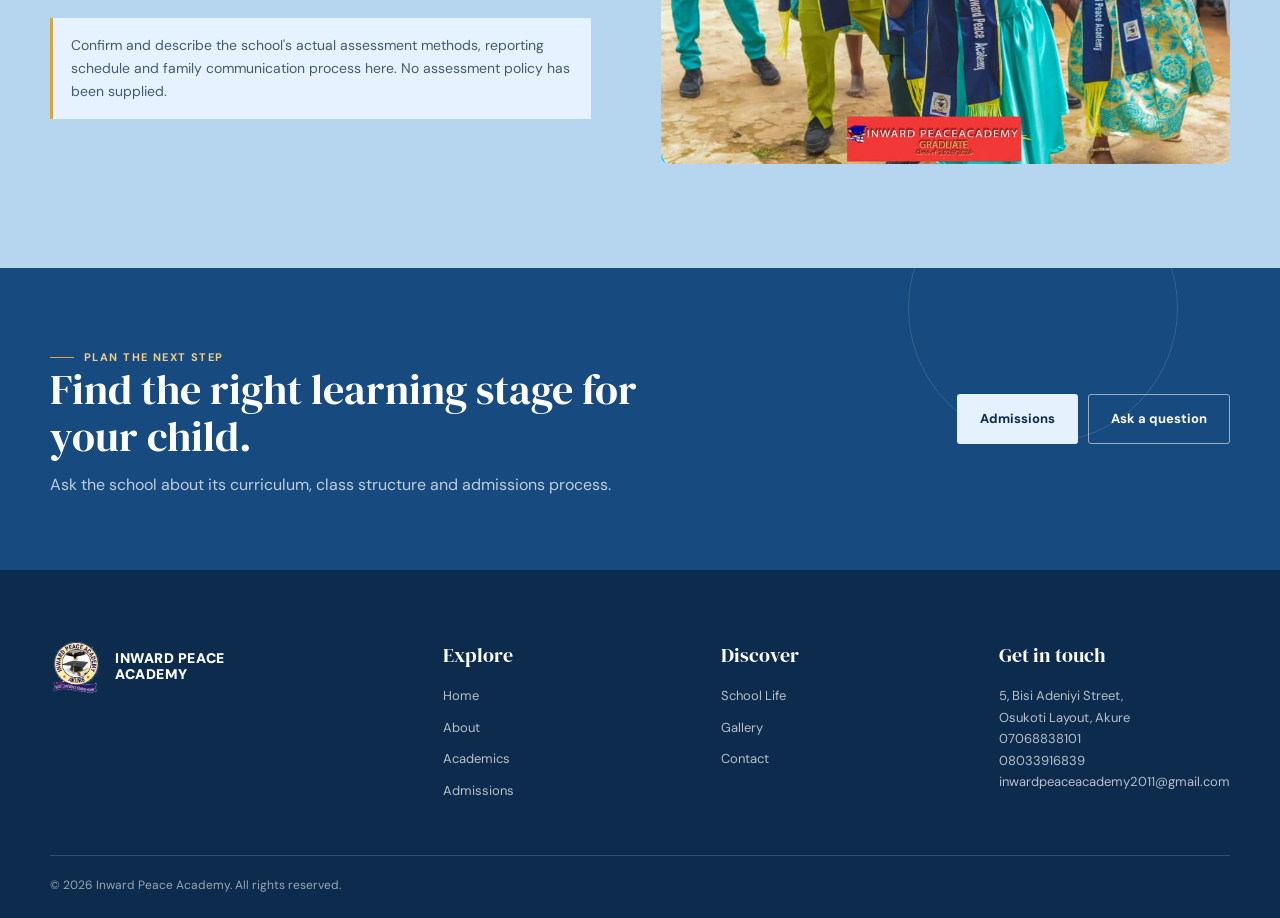
<file: Inward Peace Academy/pages/academics.html>
<!doctype html>
<html lang="en-NG">
  <head>
    <meta charset="utf-8" />
    <meta name="viewport" content="width=device-width, initial-scale=1" />
    <title>Academics | Inward Peace Academy</title>
    <meta
      name="description"
      content="Explore the learning stages, example curriculum subjects and teaching approach at Inward Peace Academy."
    />
    <meta property="og:type" content="website" />
    <meta property="og:title" content="Academics at Inward Peace Academy" />
    <meta
      property="og:description"
      content="A strong foundation, from early learning through upper primary."
    />
    <link rel="stylesheet" href="../css/style.css" />
  </head>
  <body data-page="academics" data-root="../">
    <header data-site-header></header>
    <main id="main-content">
      <section class="page-hero">
        <div class="container page-hero-inner">
          <div>
            <p class="eyebrow">Learning that moves forward</p>
            <h1>Strong foundations for a lifetime of learning.</h1>
            <p>
              Children build knowledge step by step. Explore the learning stages
              and the broad curriculum areas proposed for Inward Peace Academy.
            </p>
          </div>
          <div class="image-frame">
            <img
              src="../images/school-life/school-activity.jpeg"
              alt="Pupils taking part in a school activity"
              width="850"
              height="560"
              fetchpriority="high"
            />
          </div>
        </div>
      </section>
      <section class="section">
        <div class="container">
          <div class="section-heading" data-reveal>
            <p class="eyebrow">The learning journey</p>
            <h2>Three stages. A growing sense of possibility.</h2>
            <p>
              Stage ages, class names and progression details should be
              confirmed with the school.
            </p>
          </div>
          <article class="stage-detail" id="early-years" data-reveal>
            <span class="stage-number">01</span>
            <div>
              <h3>Early Years</h3>
              <p>
                Early learning lays the groundwork for what follows. A
                thoughtful stage makes space for curiosity, play, language,
                social development and exploration, helping children become
                comfortable learners and friends.
              </p>
            </div>
          </article>
          <article class="stage-detail" id="lower-primary" data-reveal>
            <span class="stage-number">02</span>
            <div>
              <h3>Lower Primary</h3>
              <p>
                Pupils strengthen early literacy and numeracy while making
                connections across what they learn. They practise communicating
                ideas, following their curiosity and building more independent
                learning habits.
              </p>
            </div>
          </article>
          <article class="stage-detail" id="upper-primary" data-reveal>
            <span class="stage-number">03</span>
            <div>
              <h3>Upper Primary</h3>
              <p>
                As their understanding deepens, pupils can take on more complex
                questions, apply problem-solving skills and grow in confidence
                as they prepare for the next stage of their education.
              </p>
            </div>
          </article>
        </div>
      </section>
      <section class="section section--tint">
        <div class="container">
          <div class="section-heading" data-reveal>
            <p class="eyebrow">A broad foundation</p>
            <h2>Learning across subjects.</h2>
            <p>
              Our curriculum builds strong foundations in communication,
              numeracy, science and responsible citizenship.
            </p>
          </div>
          <div class="grid subject-grid" data-reveal>
            <article class="subject">
              <span>01</span>
              <h3>Mathematics</h3>
            </article>
            <article class="subject">
              <span>02</span>
              <h3>English Language</h3>
            </article>
            <article class="subject">
              <span>03</span>
              <h3>Pre-vocational Studies (PVS)</h3>
            </article>
            <article class="subject">
              <span>04</span>
              <h3>Christian Religious Studies (CRS)</h3>
            </article>
            <article class="subject">
              <span>05</span>
              <h3>Social Studies</h3>
            </article>
            <article class="subject">
              <span>06</span>
              <h3>Basic Science and Technology (BST)</h3>
            </article>
            <article class="subject">
              <span>07</span>
              <h3>Quantitative Reasoning</h3>
            </article>
            <article class="subject">
              <span>08</span>
              <h3>Verbal Reasoning</h3>
            </article>
          </div>
        </div>
      </section>
      <section class="section">
        <div class="container">
          <div class="section-heading section-heading--center" data-reveal>
            <p class="eyebrow">Learning in action</p>
            <h2>Skills for school and beyond.</h2>
            <p>
              A rich learning experience creates opportunities to think deeply,
              communicate clearly and work through new challenges.
            </p>
          </div>
          <div class="grid approach-grid">
            <article class="approach-item" data-reveal>
              <h3>Critical thinking</h3>
              <p>Consider questions carefully and form reasoned ideas.</p>
            </article>
            <article class="approach-item" data-reveal>
              <h3>Creativity</h3>
              <p>
                Explore original ideas and different ways of expressing them.
              </p>
            </article>
            <article class="approach-item" data-reveal>
              <h3>Communication</h3>
              <p>Share ideas with growing clarity and listen well.</p>
            </article>
            <article class="approach-item" data-reveal>
              <h3>Collaboration</h3>
              <p>Learn with others and contribute to shared work.</p>
            </article>
            <article class="approach-item" data-reveal>
              <h3>Problem-solving</h3>
              <p>Try strategies, learn from setbacks and keep thinking.</p>
            </article>
          </div>
        </div>
      </section>
      <section class="section section--tint">
        <div class="container split-section">
          <div class="prose" data-reveal>
            <p class="eyebrow">Assessment &amp; progress</p>
            <h2>Understanding every next step.</h2>
            <p>
              Assessment can help teachers and families recognise what a pupil
              understands, identify where further support may be useful, and
              discuss progress over time.
            </p>
            <p class="placeholder-note">
              Confirm and describe the school's actual assessment methods,
              reporting schedule and family communication process here. No
              assessment policy has been supplied.
            </p>
          </div>
          <div class="image-frame" data-reveal>
            <img
              src="../images/school-life/event-day.jpeg"
              alt="Pupils gathered during a school event"
              width="850"
              height="700"
              loading="lazy"
            />
          </div>
        </div>
      </section>
      <section class="cta-band">
        <div class="container cta-inner">
          <div>
            <p class="eyebrow" style="color: #f0ce8b">Plan the next step</p>
            <h2>Find the right learning stage for your child.</h2>
            <p>
              Ask the school about its curriculum, class structure and
              admissions process.
            </p>
          </div>
          <div class="cta-actions">
            <a class="button button--light" href="admissions.html">Admissions</a
            ><a class="button button--outline" href="contact.html"
              >Ask a question</a
            >
          </div>
        </div>
      </section>
    </main>
    <footer data-site-footer></footer>
    <script src="../js/site.js" defer></script>
  </body>
</html>
</file>
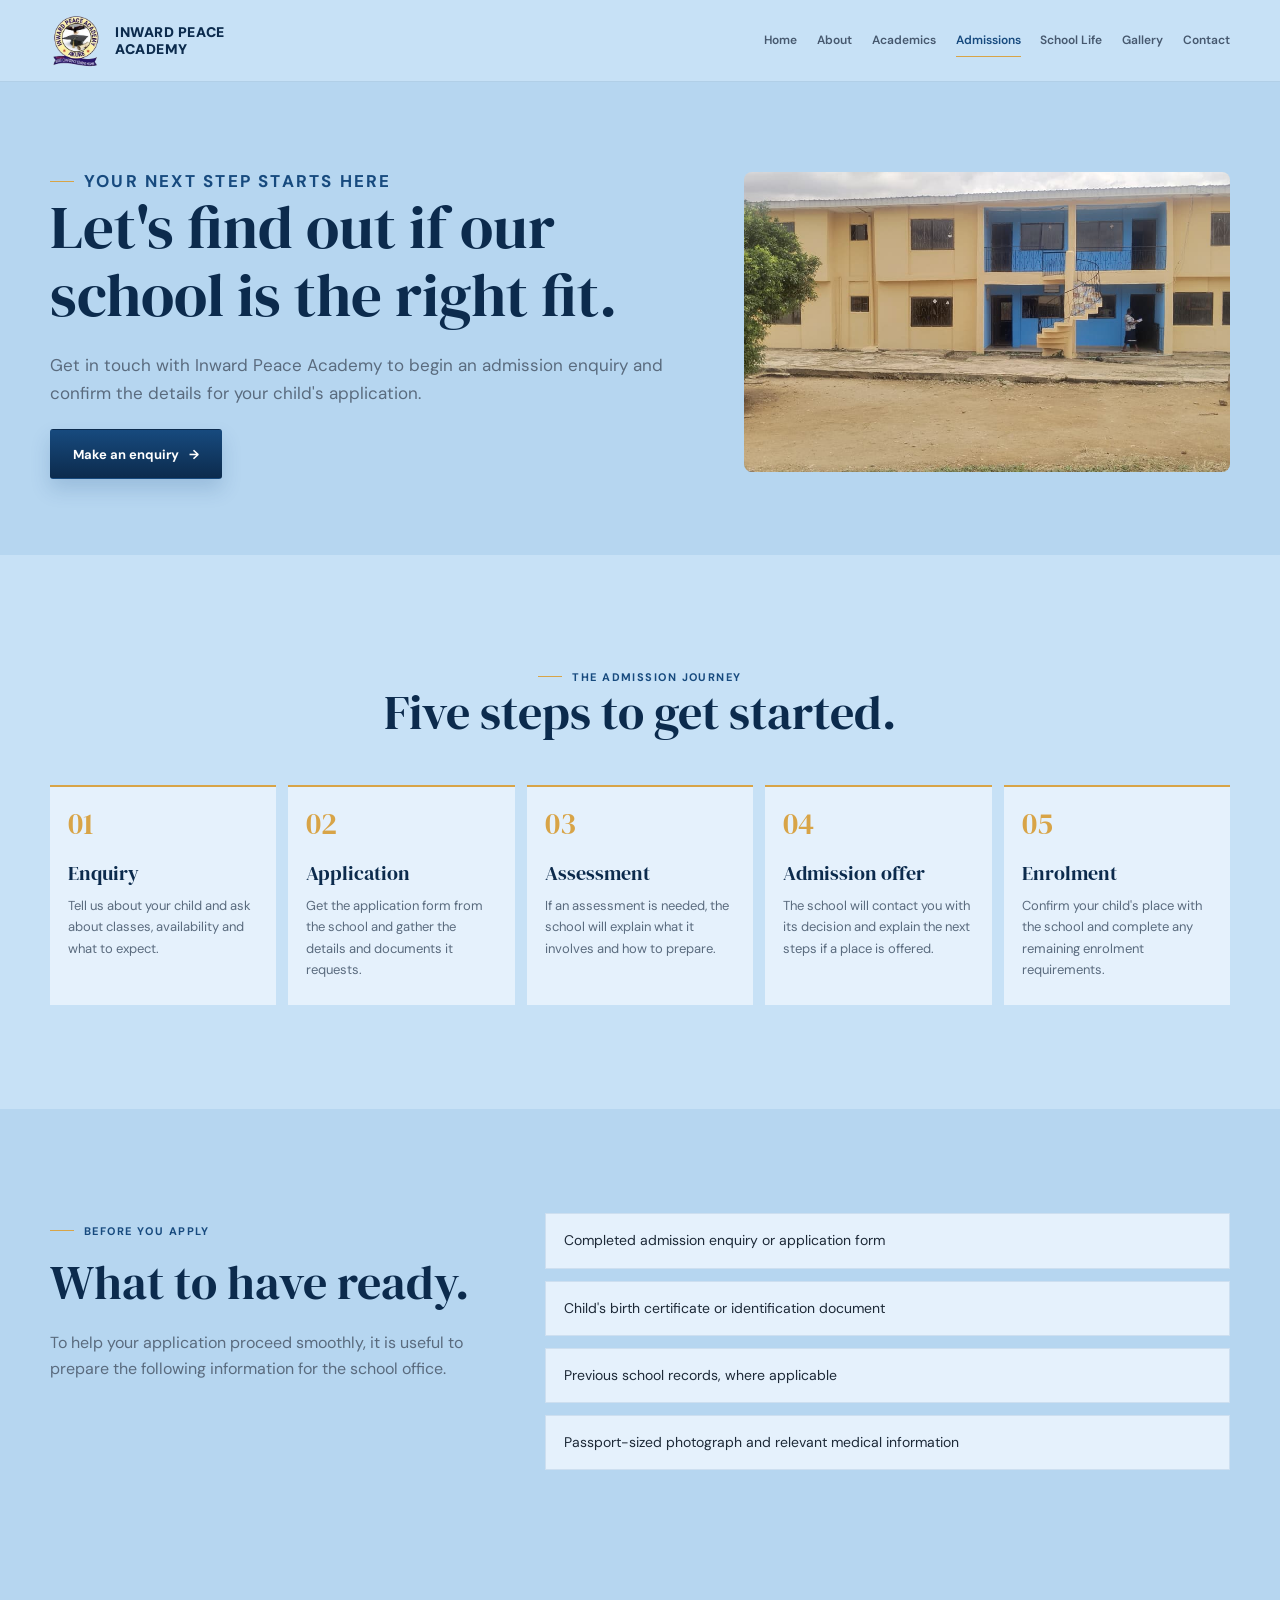
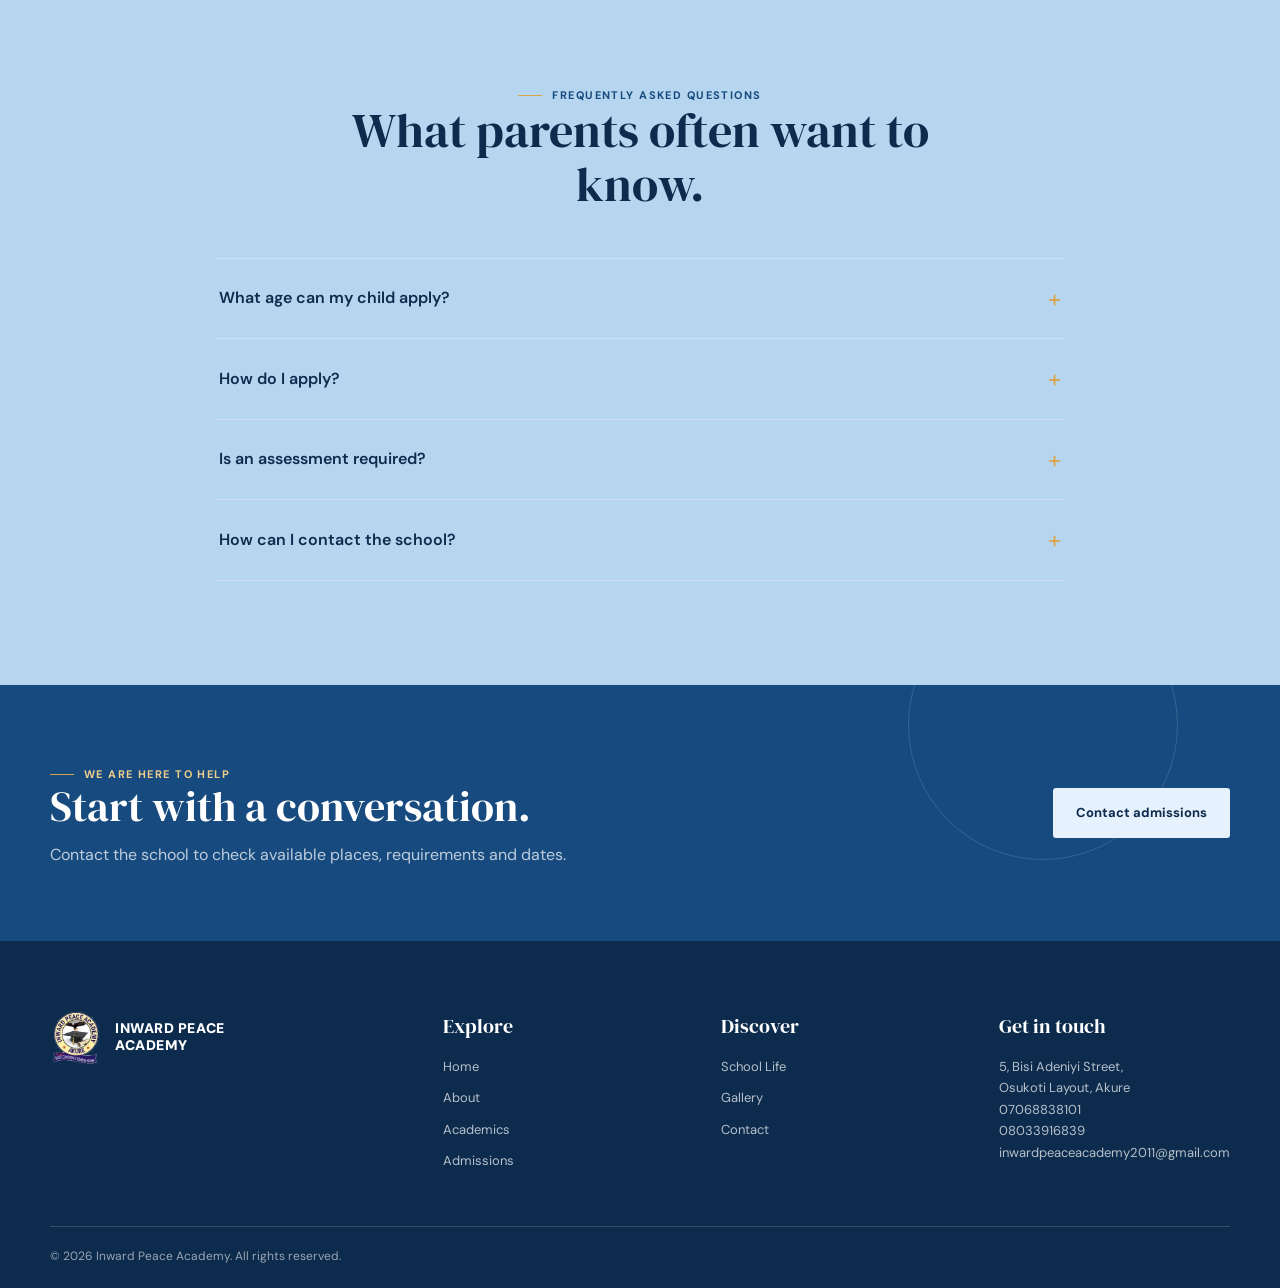
<file: Inward Peace Academy/pages/admissions.html>
<!doctype html>
<html lang="en-NG">
  <head>
    <meta charset="utf-8" />
    <meta name="viewport" content="width=device-width, initial-scale=1" />
    <title>Admissions | Inward Peace Academy</title>
    <meta
      name="description"
      content="Find the next steps for enquiring about admission to Inward Peace Academy. Contact the school to confirm current requirements and dates."
    />
    <meta property="og:type" content="website" />
    <meta property="og:title" content="Admissions at Inward Peace Academy" />
    <meta
      property="og:description"
      content="An overview of the admission enquiry process and details to confirm."
    />
    <link rel="stylesheet" href="../css/style.css" />
  </head>
  <body data-page="admissions" data-root="../">
    <header data-site-header></header>
    <main id="main-content">
      <section class="page-hero">
        <div class="container page-hero-inner">
          <div>
            <p class="eyebrow">Your next step starts here</p>
            <h1>Let's find out if our school is the right fit.</h1>
            <p>
              Get in touch with Inward Peace Academy to begin an admission
              enquiry and confirm the details for your child's application.
            </p>
            <p style="margin-top: 22px">
              <a class="button button--primary" href="contact.html"
                >Make an enquiry <span aria-hidden="true">→</span></a
              >
            </p>
          </div>
          <div class="image-frame">
            <img
              src="../images/school-life/school-building-front.jpeg"
              alt="The Inward Peace Academy school building"
              width="850"
              height="560"
              fetchpriority="high"
            />
          </div>
        </div>
      </section>
      <section class="section">
        <div class="container">
          <div class="section-heading section-heading--center" data-reveal>
            <p class="eyebrow">The admission journey</p>
            <h2>Five steps to get started.</h2>
          </div>
          <div class="steps" data-reveal>
            <article class="step">
              <strong>01</strong>
              <h3>Enquiry</h3>
              <p>Tell us about your child and ask about classes, availability and what to expect.</p>
            </article>
            <article class="step">
              <strong>02</strong>
              <h3>Application</h3>
              <p>Get the application form from the school and gather the details and documents it requests.</p>
            </article>
            <article class="step">
              <strong>03</strong>
              <h3>Assessment</h3>
              <p>If an assessment is needed, the school will explain what it involves and how to prepare.</p>
            </article>
            <article class="step">
              <strong>04</strong>
              <h3>Admission offer</h3>
              <p>The school will contact you with its decision and explain the next steps if a place is offered.</p>
            </article>
            <article class="step">
              <strong>05</strong>
              <h3>Enrolment</h3>
              <p>Confirm your child's place with the school and complete any remaining enrolment requirements.</p>
            </article>
          </div>
        </div>
      </section>
      <section class="section section--tint">
        <div class="container requirements">
          <div data-reveal>
            <p class="eyebrow">Before you apply</p>
            <h2>What to have ready.</h2>
            <p>
              To help your application proceed smoothly, it is useful to prepare
              the following information for the school office.
            </p>
          </div>
          <div data-reveal>
            <ul class="requirements-list">
              <li>Completed admission enquiry or application form</li>
              <li>Child's birth certificate or identification document</li>
              <li>Previous school records, where applicable</li>
              <li>
                Passport-sized photograph and relevant medical information
              </li>
            </ul>
          </div>
        </div>
      </section>
      <section class="section section--tint">
        <div class="container">
          <div class="section-heading section-heading--center" data-reveal>
            <p class="eyebrow">Frequently asked questions</p>
            <h2>What parents often want to know.</h2>
          </div>
          <div class="faq-list" data-reveal>
            <details>
              <summary>What age can my child apply?</summary>
              <p>
                Admissions are usually based on the child's age, class
                availability and the school's current entry requirements.
              </p>
            </details>
            <details>
              <summary>How do I apply?</summary>
              <p>
                Parents can make an enquiry through the school office and then
                follow the admission steps provided by the school.
              </p>
            </details>
            <details>
              <summary>Is an assessment required?</summary>
              <p>
                In some cases, an assessment may be part of the process. This
                will be confirmed during the admission enquiry.
              </p>
            </details>
            <details>
              <summary>How can I contact the school?</summary>
              <p>
                Use the
                <a class="text-link" href="contact.html">contact page</a> for
                the school's verified phone number, email and address.
              </p>
            </details>
          </div>
        </div>
      </section>
      <section class="cta-band">
        <div class="container cta-inner">
          <div>
            <p class="eyebrow" style="color: #f0ce8b">We are here to help</p>
            <h2>Start with a conversation.</h2>
            <p>
              Contact the school to check available places, requirements and
              dates.
            </p>
          </div>
          <div class="cta-actions">
            <a class="button button--light" href="contact.html"
              >Contact admissions</a
            >
          </div>
        </div>
      </section>
    </main>
    <footer data-site-footer></footer>
    <script src="../js/site.js" defer></script>
  </body>
</html>
</file>
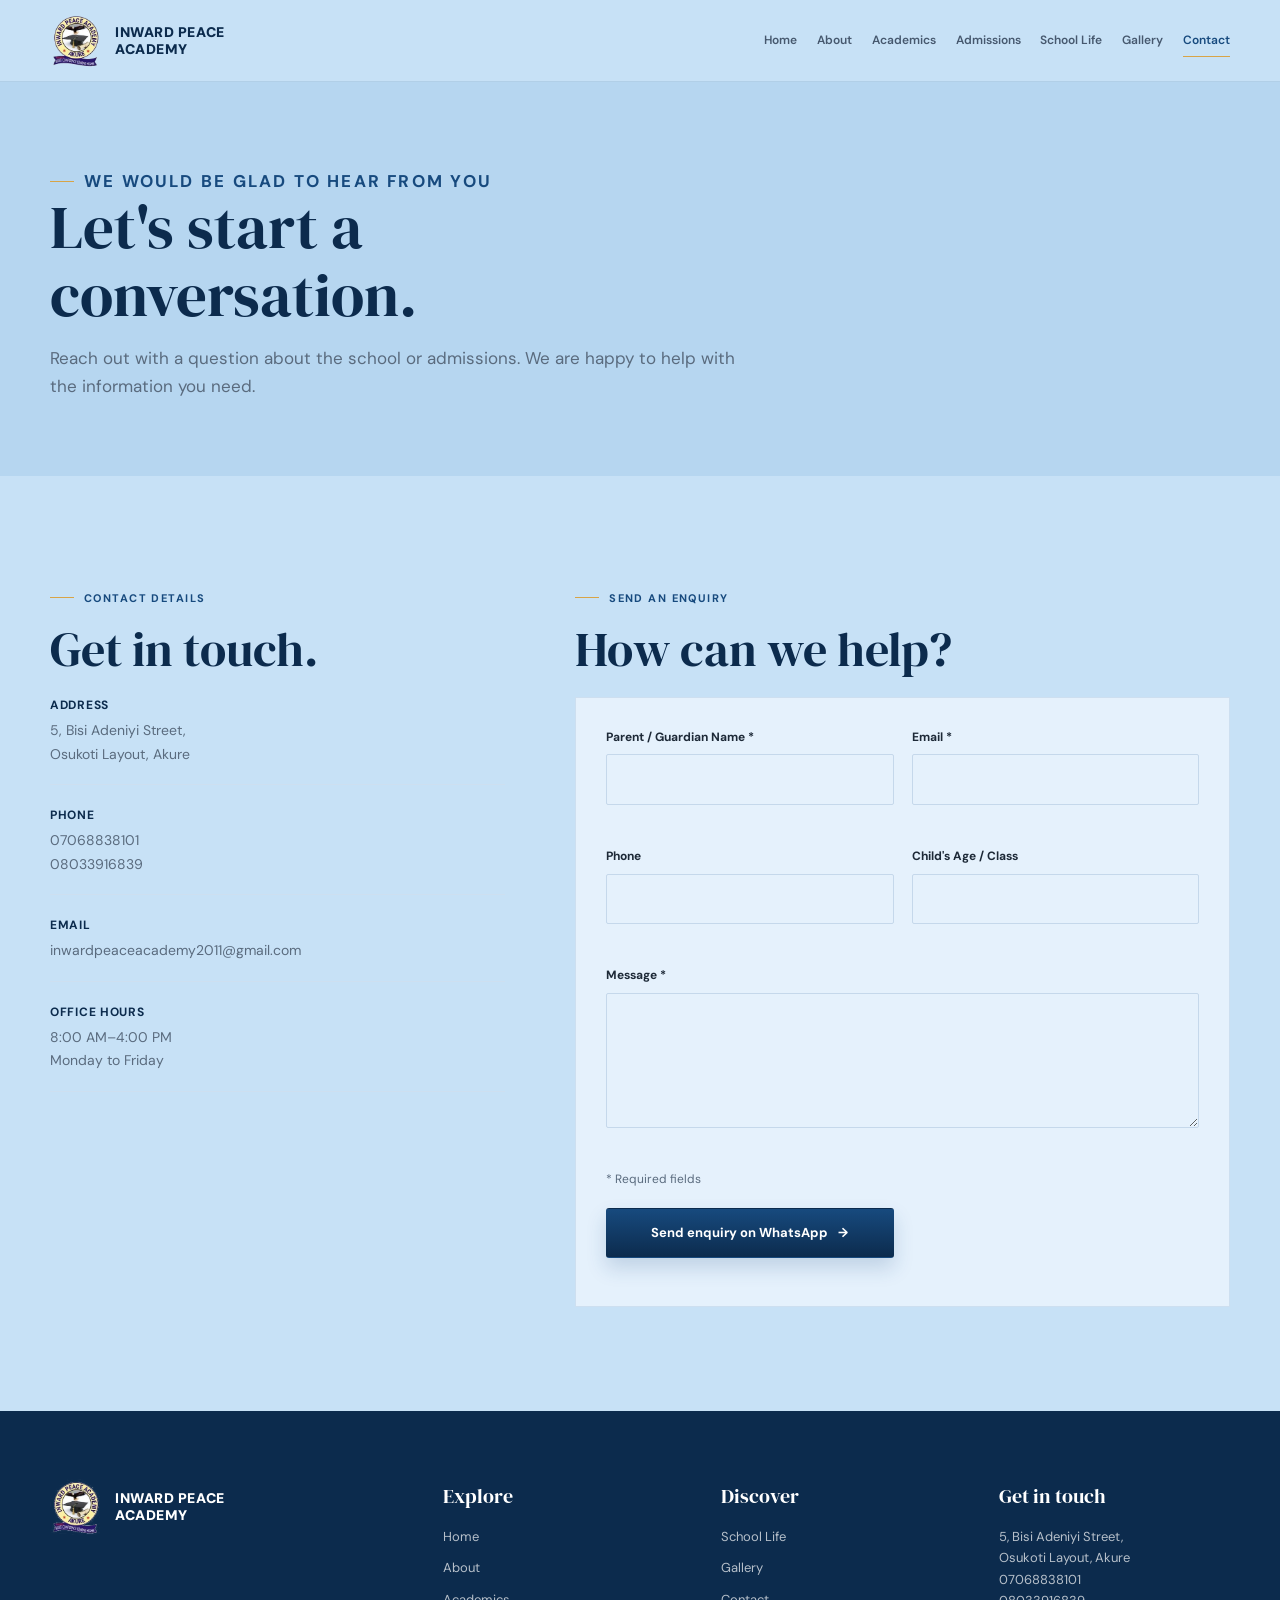
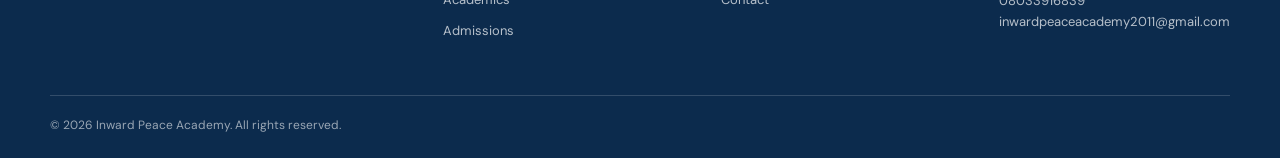
<file: Inward Peace Academy/pages/contact.html>
<!doctype html>
<html lang="en-NG">
  <head>
    <meta charset="utf-8" />
    <meta name="viewport" content="width=device-width, initial-scale=1" />
    <title>Contact | Inward Peace Academy</title>
    <meta
      name="description"
      content="Contact Inward Peace Academy with questions about the school or admissions."
    />
    <meta property="og:type" content="website" />
    <meta property="og:title" content="Contact Inward Peace Academy" />
    <meta
      property="og:description"
      content="Get in touch with our school community."
    />
    <link rel="stylesheet" href="../css/style.css" />
  </head>
  <body data-page="contact" data-root="../">
    <header data-site-header></header>
    <main id="main-content">
      <section class="page-hero page-hero--simple">
        <div class="container page-hero-inner">
          <p class="eyebrow">We would be glad to hear from you</p>
          <h1>Let's start a conversation.</h1>
          <p>
            Reach out with a question about the school or admissions. We are
            happy to help with the information you need.
          </p>
        </div>
      </section>
      <section class="section">
        <div class="container contact-grid">
          <div data-reveal>
            <p class="eyebrow">Contact details</p>
            <h2>Get in touch.</h2>
            <div class="contact-details">
              <div class="contact-item">
                <h3>Address</h3>
                <p>5, Bisi Adeniyi Street,<br />Osukoti Layout, Akure</p>
              </div>
              <div class="contact-item">
                <h3>Phone</h3>
                <p>
                  <a href="tel:+2347068838101">07068838101</a><br /><a
                    href="tel:+2348033916839"
                    >08033916839</a
                  >
                </p>
              </div>
              <div class="contact-item">
                <h3>Email</h3>
                <p>
                  <a href="mailto:inwardpeaceacademy2011@gmail.com"
                    >inwardpeaceacademy2011@gmail.com</a
                  >
                </p>
              </div>
              <div class="contact-item">
                <h3>Office hours</h3>
                <p>8:00 AM–4:00 PM<br />Monday to Friday</p>
              </div>
            </div>
          </div>
          <div data-reveal>
            <p class="eyebrow">Send an enquiry</p>
            <h2>How can we help?</h2>
            <form class="contact-form" data-contact-form novalidate>
              <div class="field">
                <label for="parent-name"
                  >Parent / Guardian Name
                  <span aria-hidden="true">*</span></label
                ><input
                  id="parent-name"
                  name="parentName"
                  autocomplete="name"
                  required
                  aria-describedby="parent-name-error"
                /><span class="field-error" id="parent-name-error"></span>
              </div>
              <div class="field">
                <label for="parent-email"
                  >Email <span aria-hidden="true">*</span></label
                ><input
                  id="parent-email"
                  name="email"
                  type="email"
                  autocomplete="email"
                  required
                  aria-describedby="parent-email-error"
                /><span class="field-error" id="parent-email-error"></span>
              </div>
              <div class="field">
                <label for="parent-phone">Phone</label
                ><input
                  id="parent-phone"
                  name="phone"
                  type="tel"
                  autocomplete="tel"
                  aria-describedby="parent-phone-error"
                /><span class="field-error" id="parent-phone-error"></span>
              </div>
              <div class="field">
                <label for="child-class">Child's Age / Class</label
                ><input
                  id="child-class"
                  name="childClass"
                  aria-describedby="child-class-error"
                /><span class="field-error" id="child-class-error"></span>
              </div>
              <div class="field field--full">
                <label for="message"
                  >Message <span aria-hidden="true">*</span></label
                ><textarea
                  id="message"
                  name="message"
                  required
                  aria-describedby="message-error"
                ></textarea
                ><span class="field-error" id="message-error"></span>
              </div>
              <p class="field field--full" style="font-size: 12px; margin: 0">
                * Required fields
              </p>
              <button class="button button--primary" type="submit">
                Send enquiry on WhatsApp <span aria-hidden="true">→</span>
              </button>
              <p
                class="form-message"
                data-form-message
                role="status"
                aria-live="polite"
              ></p>
            </form>
          </div>
        </div>
      </section>
    </main>
    <footer data-site-footer></footer>
    <script src="../js/site.js" defer></script>
    <script src="../js/forms.js" defer></script>
  </body>
</html>
</file>
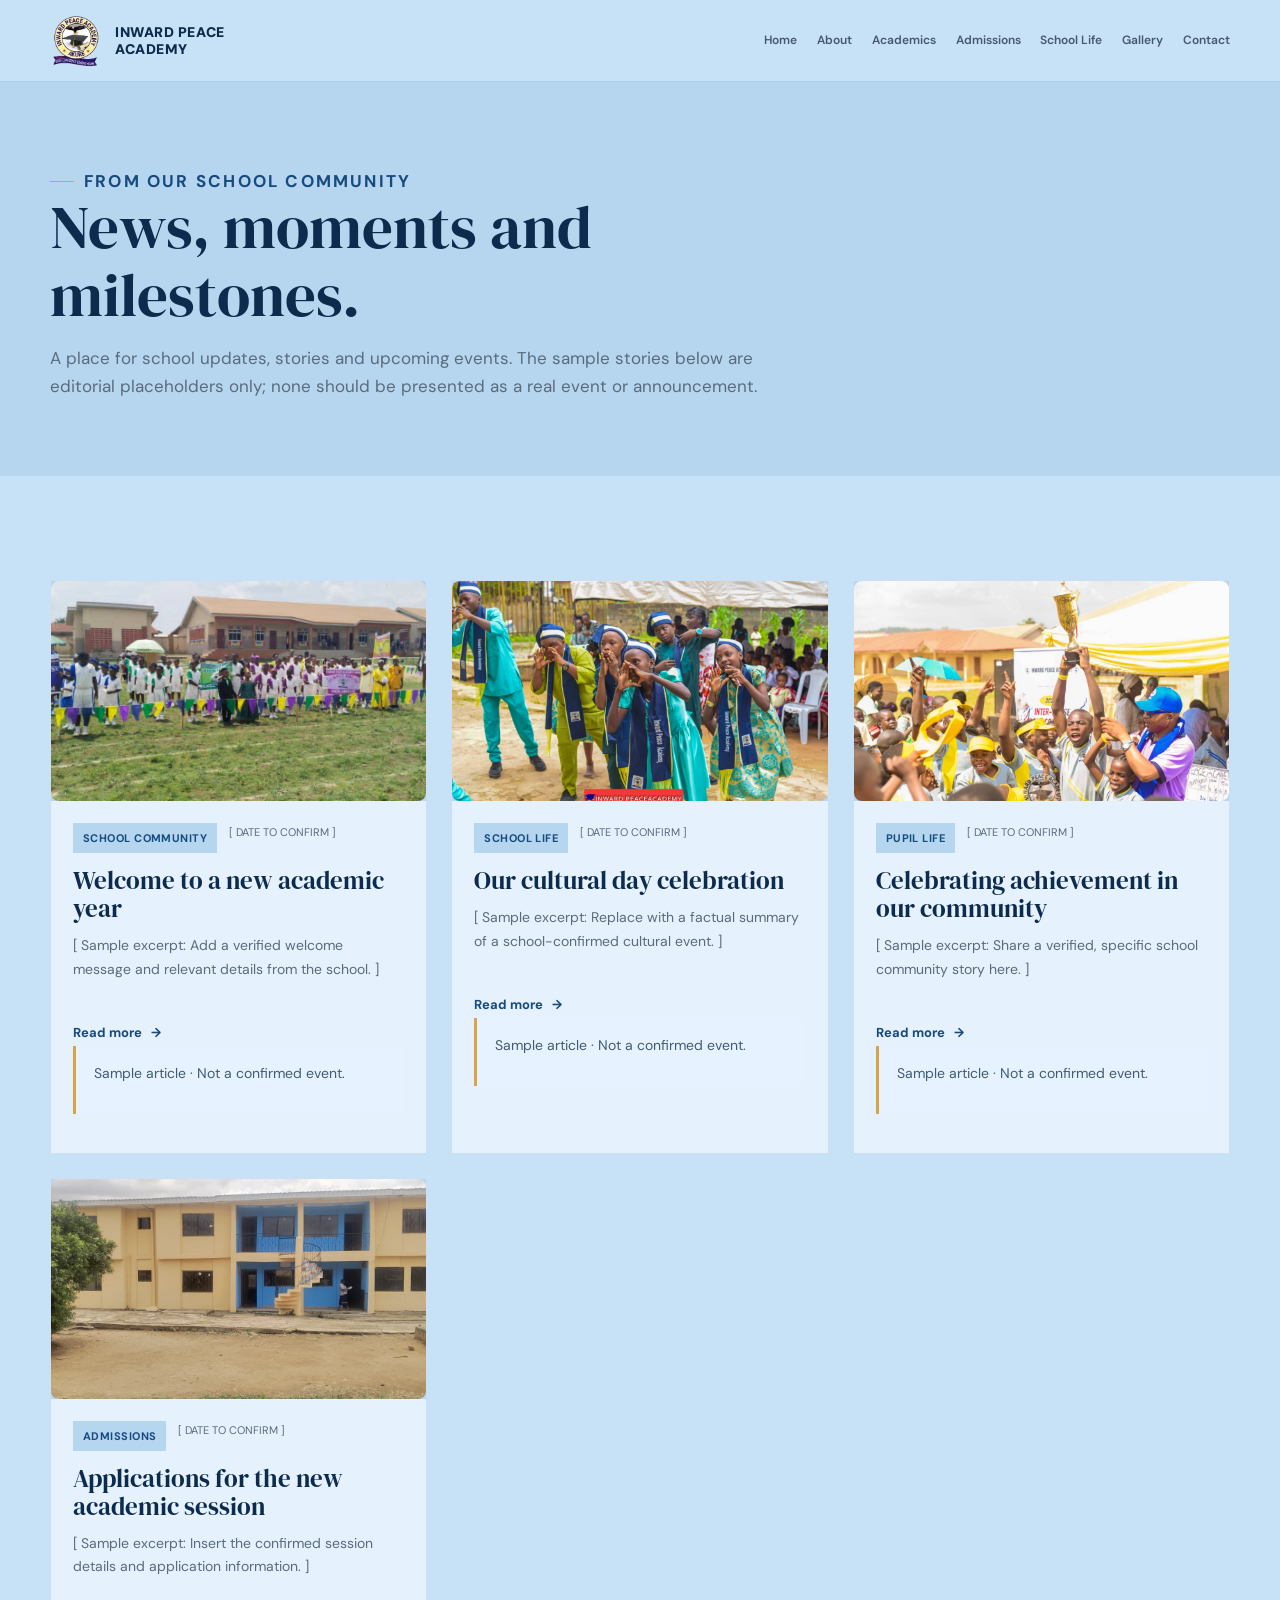
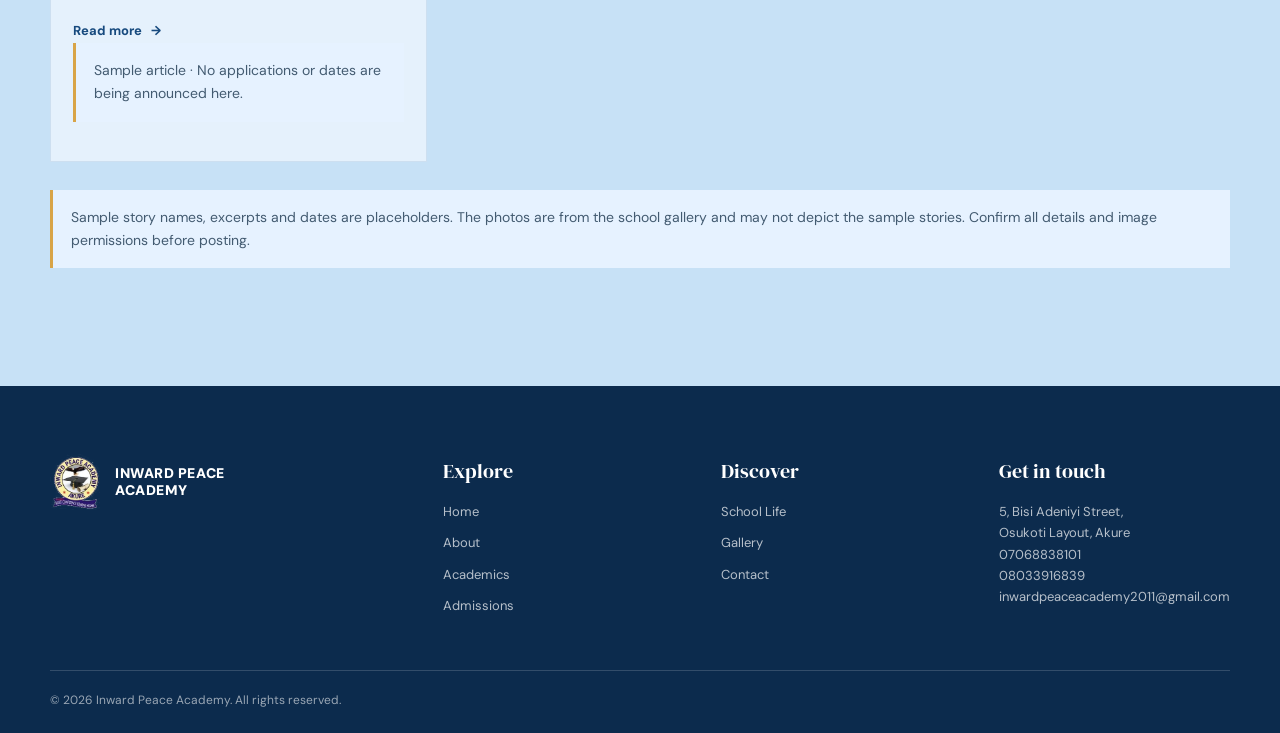
<file: Inward Peace Academy/pages/news.html>
<!doctype html>
<html lang="en-NG">
  <head>
    <meta charset="utf-8" />
    <meta name="viewport" content="width=device-width, initial-scale=1" />
    <title>News &amp; Events | Inward Peace Academy</title>
    <meta
      name="description"
      content="Read the latest school news and event updates from Inward Peace Academy. Sample stories on this page are placeholders for confirmed news."
    />
    <meta property="og:type" content="website" />
    <meta
      property="og:title"
      content="News &amp; Events | Inward Peace Academy"
    />
    <meta
      property="og:description"
      content="School community updates and stories."
    />
    <link rel="stylesheet" href="../css/style.css" />
  </head>
  <body data-page="news" data-root="../">
    <header data-site-header></header>
    <main id="main-content">
      <section class="page-hero page-hero--simple">
        <div class="container page-hero-inner">
          <p class="eyebrow">From our school community</p>
          <h1>News, moments and milestones.</h1>
          <p>
            A place for school updates, stories and upcoming events. The sample
            stories below are editorial placeholders only; none should be
            presented as a real event or announcement.
          </p>
        </div>
      </section>
      <section class="section">
        <div class="container">
          <div class="grid news-grid">
            <article class="news-card" data-reveal>
              <div class="image-frame">
                <img
                  src="../images/school-life/school-community.jpeg"
                  alt="Pupils gathered on the school grounds"
                  width="700"
                  height="480"
                  loading="lazy"
                />
              </div>
              <div class="news-copy">
                <div class="news-meta">
                  <span class="pill">School community</span
                  ><span>[ DATE TO CONFIRM ]</span>
                </div>
                <h2>Welcome to a new academic year</h2>
                <p>
                  [ Sample excerpt: Add a verified welcome message and relevant
                  details from the school. ]
                </p>
                <details>
                  <summary class="text-link">
                    Read more <span aria-hidden="true">→</span>
                  </summary>
                  <p>
                    [ Add the confirmed story, useful details for families, and
                    an approved publication date. This example is not a real
                    school announcement. ]
                  </p>
                </details>
                <p class="placeholder-note">
                  Sample article · Not a confirmed event.
                </p>
              </div>
            </article>
            <article class="news-card" data-reveal>
              <div class="image-frame">
                <img
                  src="../images/school-life/event-day.jpeg"
                  alt="Pupils taking part in a school event"
                  width="700"
                  height="480"
                  loading="lazy"
                />
              </div>
              <div class="news-copy">
                <div class="news-meta">
                  <span class="pill">School life</span
                  ><span>[ DATE TO CONFIRM ]</span>
                </div>
                <h2>Our cultural day celebration</h2>
                <p>
                  [ Sample excerpt: Replace with a factual summary of a
                  school-confirmed cultural event. ]
                </p>
                <details>
                  <summary class="text-link">
                    Read more <span aria-hidden="true">→</span>
                  </summary>
                  <p>
                    [ Add an accurate story and any approved images or details
                    once the event has been confirmed by the school. ]
                  </p>
                </details>
                <p class="placeholder-note">
                  Sample article · Not a confirmed event.
                </p>
              </div>
            </article>
            <article class="news-card" data-reveal>
              <div class="image-frame">
                <img
                  src="../images/school-life/sports-day-celebration.jpeg"
                  alt="Pupils and staff celebrating at a school sports event"
                  width="700"
                  height="480"
                  loading="lazy"
                />
              </div>
              <div class="news-copy">
                <div class="news-meta">
                  <span class="pill">Pupil life</span
                  ><span>[ DATE TO CONFIRM ]</span>
                </div>
                <h2>Celebrating achievement in our community</h2>
                <p>
                  [ Sample excerpt: Share a verified, specific school community
                  story here. ]
                </p>
                <details>
                  <summary class="text-link">
                    Read more <span aria-hidden="true">→</span>
                  </summary>
                  <p>
                    [ Add approved details and ensure any claims about
                    achievements are accurate and verifiable. ]
                  </p>
                </details>
                <p class="placeholder-note">
                  Sample article · Not a confirmed event.
                </p>
              </div>
            </article>
            <article class="news-card" data-reveal>
              <div class="image-frame">
                <img
                  src="../images/school-life/school-building-front.jpeg"
                  alt="The Inward Peace Academy school building"
                  width="700"
                  height="480"
                  loading="lazy"
                />
              </div>
              <div class="news-copy">
                <div class="news-meta">
                  <span class="pill">Admissions</span
                  ><span>[ DATE TO CONFIRM ]</span>
                </div>
                <h2>Applications for the new academic session</h2>
                <p>
                  [ Sample excerpt: Insert the confirmed session details and
                  application information. ]
                </p>
                <details>
                  <summary class="text-link">
                    Read more <span aria-hidden="true">→</span>
                  </summary>
                  <p>
                    [ Add verified application opening and closing dates,
                    available classes and the official enquiry link. ]
                  </p>
                </details>
                <p class="placeholder-note">
                  Sample article · No applications or dates are being announced
                  here.
                </p>
              </div>
            </article>
          </div>
          <p class="placeholder-note" style="margin-top: 28px">
            Sample story names, excerpts and dates are placeholders. The photos
            are from the school gallery and may not depict the sample stories.
            Confirm all details and image permissions before posting.
          </p>
        </div>
      </section>
    </main>
    <footer data-site-footer></footer>
    <script src="../js/site.js" defer></script>
  </body>
</html>
</file>
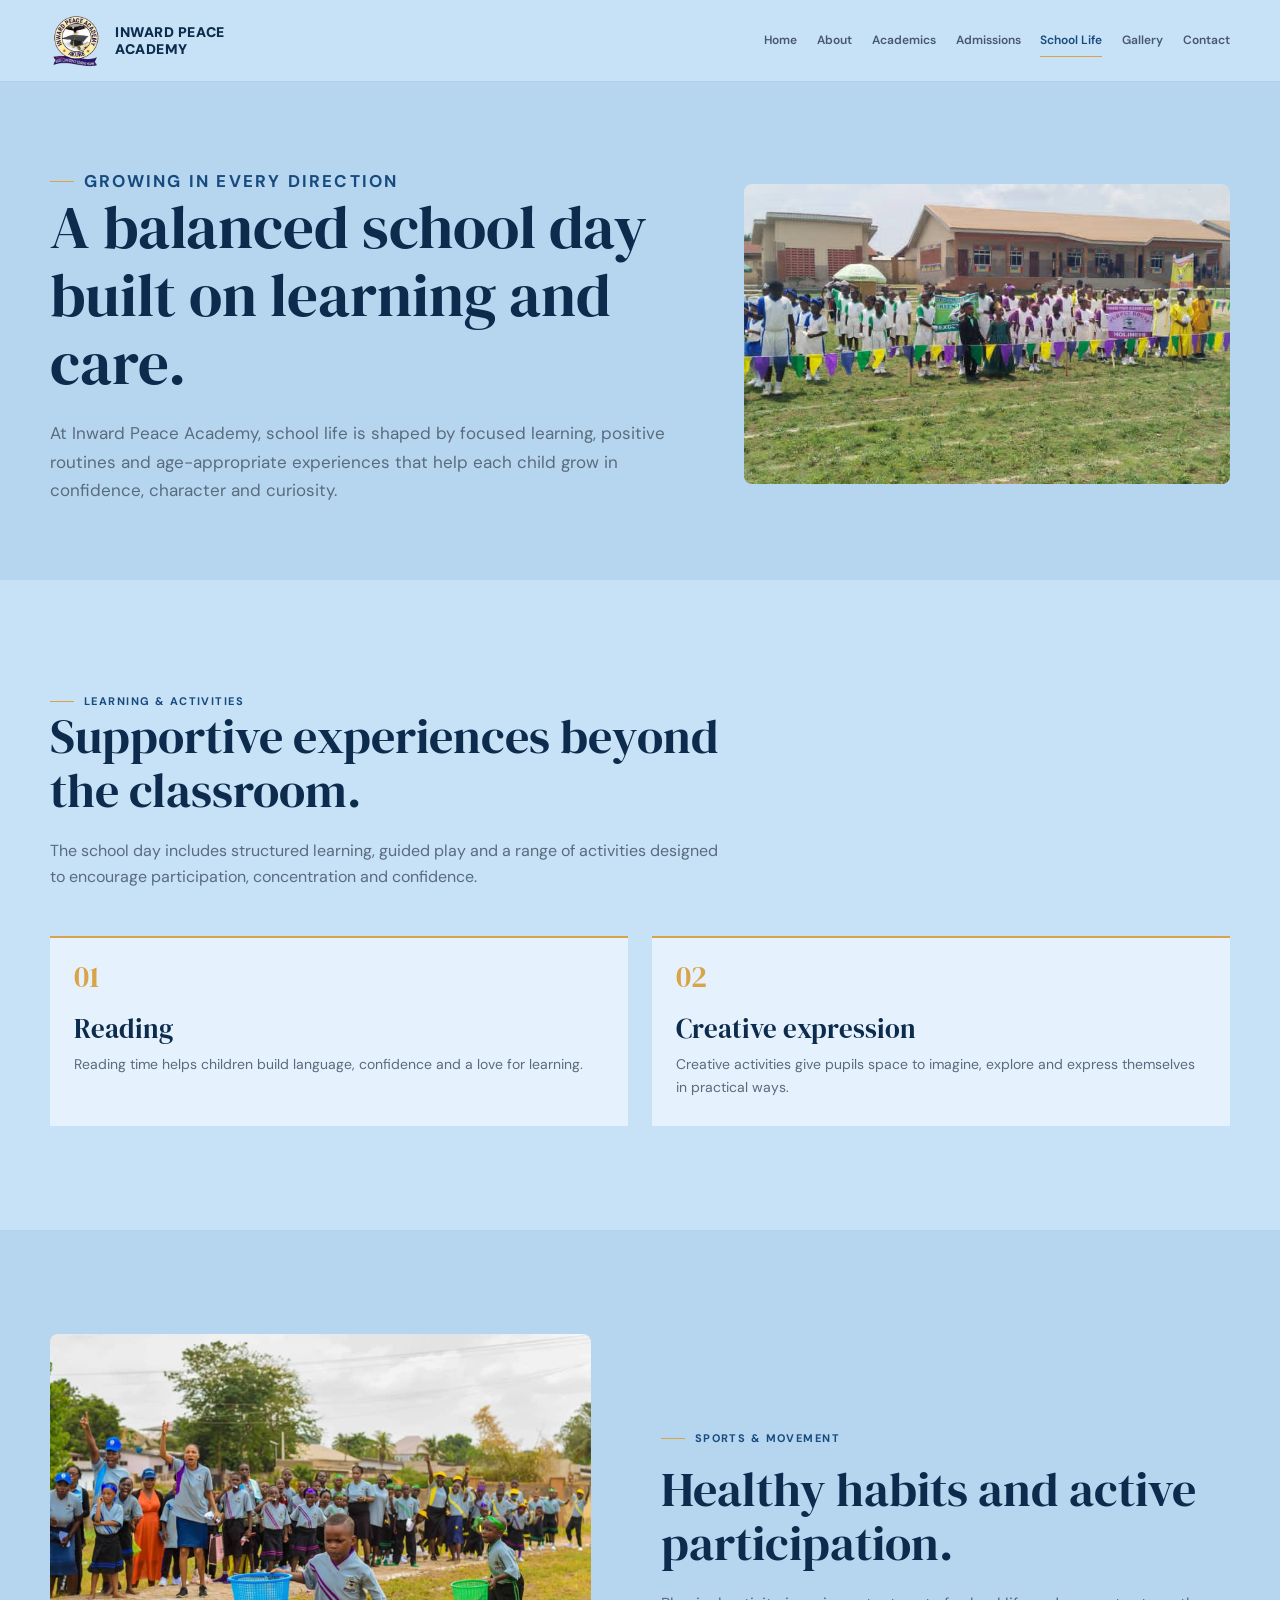
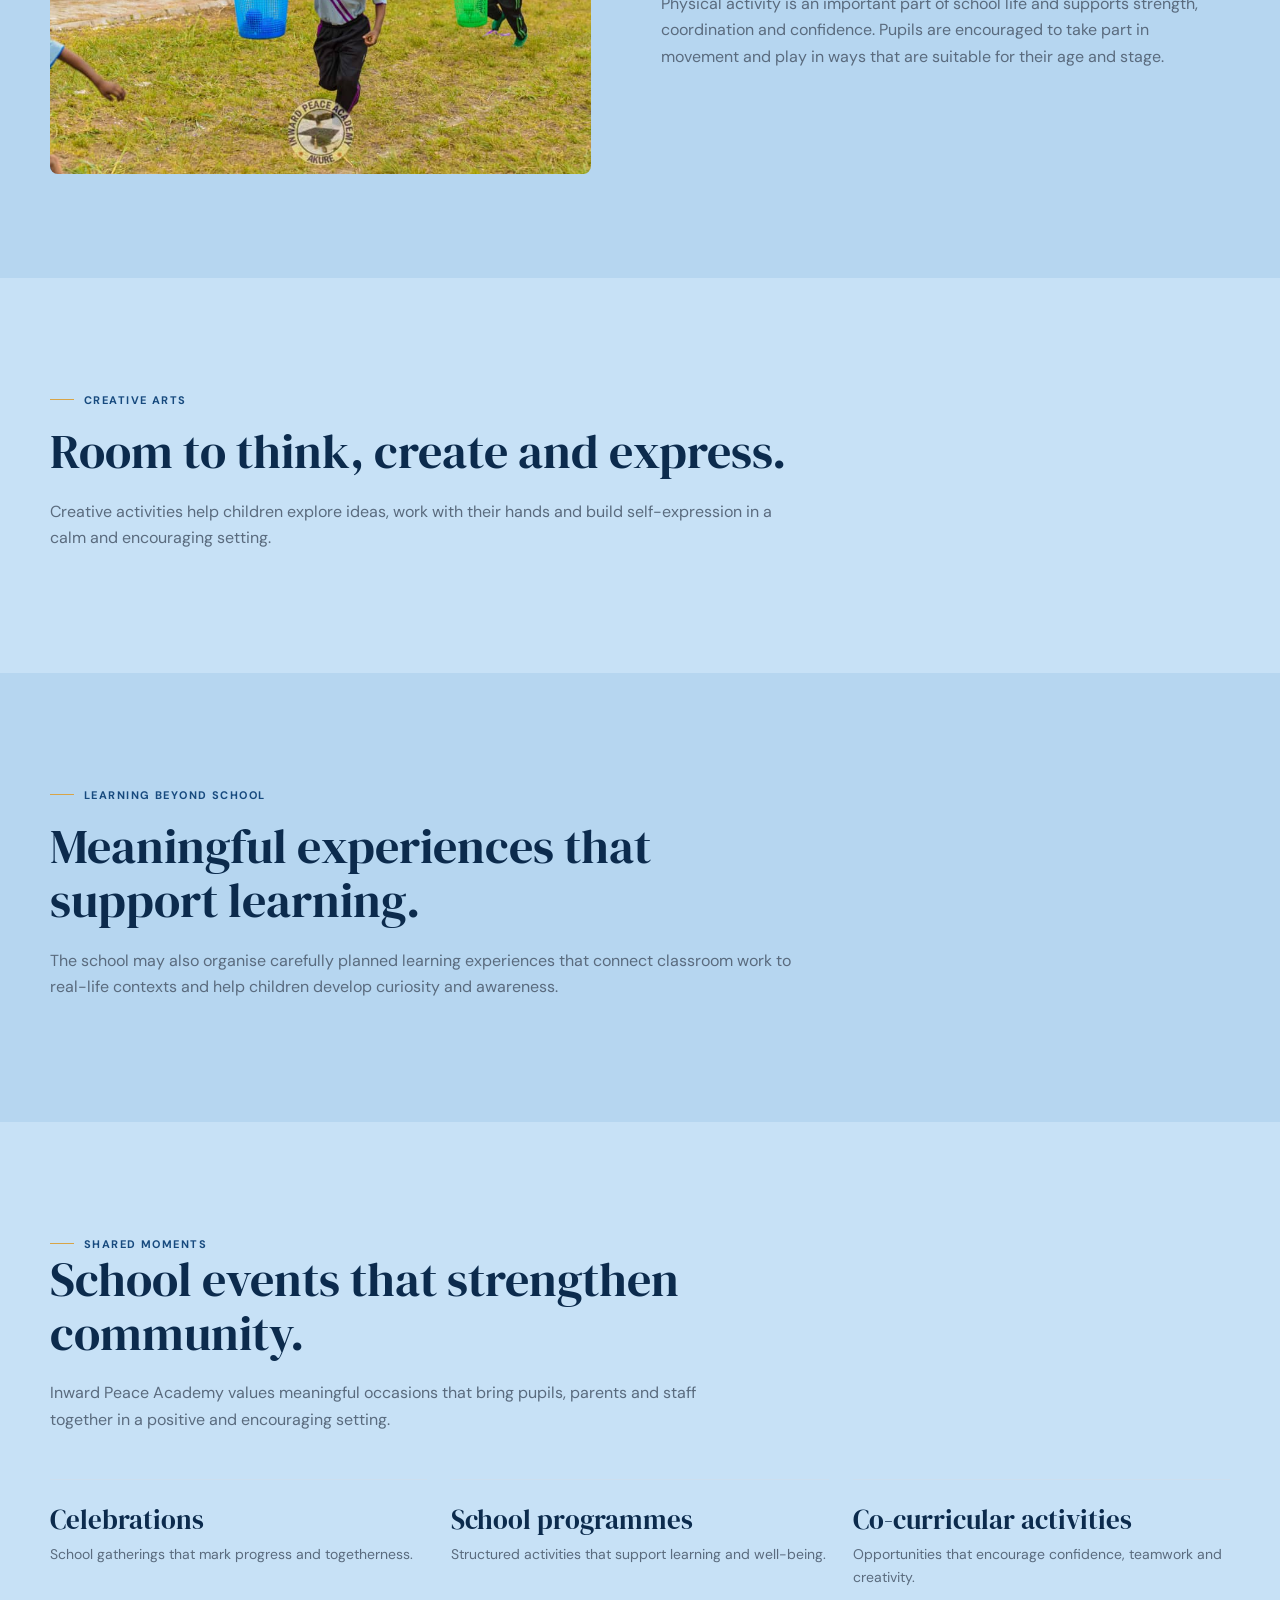
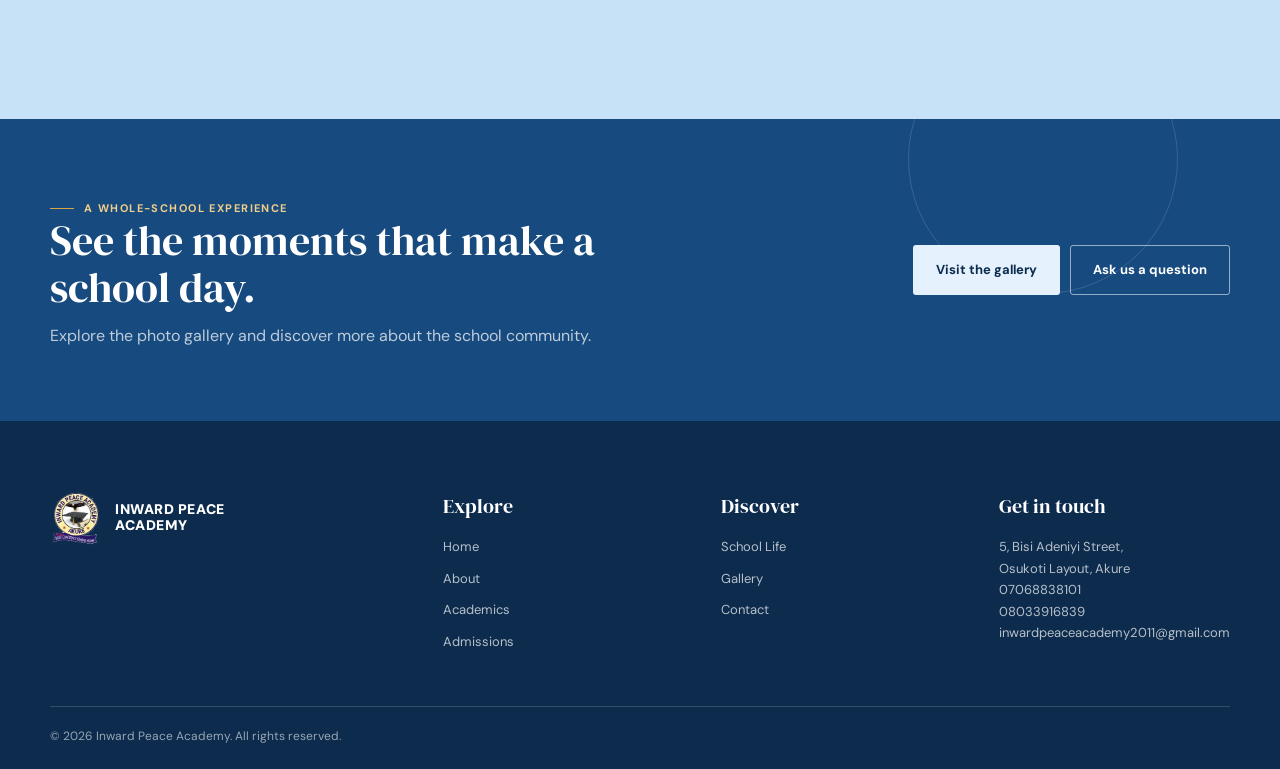
<file: Inward Peace Academy/pages/school-life.html>
<!doctype html>
<html lang="en-NG">
  <head>
    <meta charset="utf-8" />
    <meta name="viewport" content="width=device-width, initial-scale=1" />
    <title>School Life | Inward Peace Academy</title>
    <meta
      name="description"
      content="Explore example activities and experiences that can enrich school life at Inward Peace Academy. Confirm the actual programme with the school."
    />
    <meta property="og:type" content="website" />
    <meta property="og:title" content="School Life at Inward Peace Academy" />
    <meta
      property="og:description"
      content="A glimpse at learning, creativity and experiences beyond the classroom."
    />
    <link rel="stylesheet" href="../css/style.css" />
  </head>
  <body data-page="school-life" data-root="../">
    <header data-site-header></header>
    <main id="main-content">
      <section class="page-hero">
        <div class="container page-hero-inner">
          <div>
            <p class="eyebrow">Growing in every direction</p>
            <h1>A balanced school day built on learning and care.</h1>
            <p>
              At Inward Peace Academy, school life is shaped by focused
              learning, positive routines and age-appropriate experiences that
              help each child grow in confidence, character and curiosity.
            </p>
          </div>
          <div class="image-frame">
            <img
              src="../images/school-life/school-community.jpeg"
              alt="Pupils and staff taking part in a school activity"
              width="850"
              height="560"
              fetchpriority="high"
            />
          </div>
        </div>
      </section>
      <section class="section">
        <div class="container">
          <div class="section-heading" data-reveal>
            <p class="eyebrow">Learning &amp; activities</p>
            <h2>Supportive experiences beyond the classroom.</h2>
            <p>
              The school day includes structured learning, guided play and a
              range of activities designed to encourage participation,
              concentration and confidence.
            </p>
          </div>
          <div class="grid activity-grid">
            <article class="activity-card" data-reveal>
              <span class="activity-number">01</span>
              <h3>Reading</h3>
              <p>
                Reading time helps children build language, confidence and a
                love for learning.
              </p>
            </article>
            <article class="activity-card" data-reveal>
              <span class="activity-number">02</span>
              <h3>Creative expression</h3>
              <p>
                Creative activities give pupils space to imagine, explore and
                express themselves in practical ways.
              </p>
            </article>
          </div>
        </div>
      </section>
      <section class="section section--tint">
        <div class="container split-section">
          <div class="image-frame" data-reveal>
            <img
              src="../images/school-life/sports-day-activity.jpeg"
              alt="Pupils taking part in an outdoor sports-day activity"
              width="850"
              height="700"
              loading="lazy"
            />
          </div>
          <div class="prose" data-reveal>
            <p class="eyebrow">Sports &amp; movement</p>
            <h2>Healthy habits and active participation.</h2>
            <p>
              Physical activity is an important part of school life and supports
              strength, coordination and confidence. Pupils are encouraged to
              take part in movement and play in ways that are suitable for their
              age and stage.
            </p>
          </div>
        </div>
      </section>
      <section class="section">
        <div class="container">
          <div class="prose" data-reveal>
            <p class="eyebrow">Creative arts</p>
            <h2>Room to think, create and express.</h2>
            <p>
              Creative activities help children explore ideas, work with their
              hands and build self-expression in a calm and encouraging setting.
            </p>
          </div>
        </div>
      </section>
      <section class="section section--tint">
        <div class="container">
          <div class="prose" data-reveal>
            <p class="eyebrow">Learning beyond school</p>
            <h2>Meaningful experiences that support learning.</h2>
            <p>
              The school may also organise carefully planned learning
              experiences that connect classroom work to real-life contexts and
              help children develop curiosity and awareness.
            </p>
          </div>
        </div>
      </section>
      <section class="section">
        <div class="container">
          <div class="section-heading" data-reveal>
            <p class="eyebrow">Shared moments</p>
            <h2>School events that strengthen community.</h2>
            <p>
              Inward Peace Academy values meaningful occasions that bring
              pupils, parents and staff together in a positive and encouraging
              setting.
            </p>
          </div>
          <div class="grid values-grid">
            <article class="value-item" data-reveal>
              <h3>Celebrations</h3>
              <p>School gatherings that mark progress and togetherness.</p>
            </article>
            <article class="value-item" data-reveal>
              <h3>School programmes</h3>
              <p>Structured activities that support learning and well-being.</p>
            </article>
            <article class="value-item" data-reveal>
              <h3>Co-curricular activities</h3>
              <p>
                Opportunities that encourage confidence, teamwork and
                creativity.
              </p>
            </article>
          </div>
        </div>
      </section>
      <section class="cta-band">
        <div class="container cta-inner">
          <div>
            <p class="eyebrow" style="color: #f0ce8b">
              A whole-school experience
            </p>
            <h2>See the moments that make a school day.</h2>
            <p>
              Explore the photo gallery and discover more about the school
              community.
            </p>
          </div>
          <div class="cta-actions">
            <a class="button button--light" href="gallery.html"
              >Visit the gallery</a
            ><a class="button button--outline" href="contact.html"
              >Ask us a question</a
            >
          </div>
        </div>
      </section>
    </main>
    <footer data-site-footer></footer>
    <script src="../js/site.js" defer></script>
  </body>
</html>
</file>
<file: Inward Peace Academy/css/style.css>
@import url('https://fonts.googleapis.com/css2?family=DM+Sans:wght@400;500;600;700&family=DM+Serif+Display&display=swap');

:root {
  --primary: #174a7e;
  --primary-dark: #0c2b4d;
  --secondary: #d8a447;
  --accent: #c9785a;
  --background: #c7e1f6;
  --surface: #e5f1fc;
  --surface-tint: #b6d6f0;
  --text: #1d2937;
  --muted: #5a6b7e;
  --border: #cddff0;
  --shadow: 0 18px 50px rgba(12, 43, 77, .1);
  --font-body: 'DM Sans', sans-serif;
  --font-display: 'DM Serif Display', Georgia, serif;
  --content: 1180px;
  --header-height: 82px;
}

*, *::before, *::after { box-sizing: border-box; }
html { scroll-behavior: smooth; scroll-padding-top: 100px; }
body { margin: 0; background: var(--background); color: var(--text); font: 400 16px/1.65 var(--font-body); }
body.menu-open { overflow: hidden; }
img { display: block; width: 100%; height: auto; border-radius: 8px; }
a { color: inherit; text-decoration: none; }
button, input, select, textarea { font: inherit; }
button, a { -webkit-tap-highlight-color: transparent; }
button { color: inherit; }
::selection { color: white; background: var(--primary); }
:focus-visible { outline: 3px solid var(--secondary); outline-offset: 4px; }

.skip-link { position: fixed; z-index: 1000; top: 12px; left: 12px; transform: translateY(-150%); padding: 10px 16px; color: white; background: var(--primary); border-radius: 3px; }
.skip-link:focus { transform: translateY(0); }
.container { width: min(var(--content), calc(100% - 48px)); margin-inline: auto; }
.section { padding: 104px 0; }
.section--compact { padding: 76px 0; }
.section--tint { background: var(--surface-tint); }
.eyebrow { display: inline-flex; align-items: center; gap: 10px; margin: 0 0 18px; color: var(--primary); font-size: 11px; font-weight: 700; letter-spacing: .13em; line-height: 1.3; text-transform: uppercase; }
.eyebrow::before { width: 24px; height: 1px; background: var(--secondary); content: ''; }
h1, h2, h3, h4, p { margin-top: 0; }
h1, h2, h3, h4 { color: var(--primary-dark); font-family: var(--font-display); font-weight: 400; line-height: 1.12; }
h1 { margin-bottom: 22px; font-size: clamp(42px, 5.3vw, 68px); }
h2 { margin-bottom: 20px; font-size: clamp(34px, 4vw, 48px); }
h3 { margin-bottom: 12px; font-size: 27px; }
h4 { margin-bottom: 10px; font-size: 21px; }
p { color: var(--muted); }
.lead { max-width: 630px; font-size: 18px; line-height: 1.75; }
.section-heading { max-width: 680px; margin-bottom: 46px; }
.section-heading--center { margin-inline: auto; text-align: center; }
.section-heading--center .eyebrow { justify-content: center; }
.section-heading p { margin-bottom: 0; }
.button { display: inline-flex; min-height: 50px; align-items: center; justify-content: center; gap: 10px; padding: 0 22px; border: 1px solid transparent; border-radius: 3px; cursor: pointer; font-size: 13px; font-weight: 700; transition: background-color .2s ease, color .2s ease, border-color .2s ease, transform .2s ease; }
.button:hover { transform: translateY(-2px); }
.button--primary { color: white; background: linear-gradient(180deg, var(--primary) 0%, var(--primary-dark) 100%); box-shadow: 0 10px 20px rgba(23, 74, 126, .18); }
.button--primary:hover { background: linear-gradient(180deg, var(--primary-dark) 0%, #0a1f39 100%); }
.button--outline { color: var(--primary); border-color: var(--primary); background: transparent; }
.button--outline:hover { color: white; background: var(--primary); }
.button--light { color: var(--primary-dark); background: var(--surface); }
.button--light:hover { background: #f4ebd8; }
.text-link { display: inline-flex; align-items: center; gap: 9px; color: var(--primary); font-size: 13px; font-weight: 700; }
.text-link span { transition: transform .2s ease; }
.text-link:hover span { transform: translateX(4px); }
.image-frame { overflow: hidden; border-radius: 4px; background: var(--surface-tint); }
.image-frame img { height: 100%; object-fit: cover; }
.pill { display: inline-block; padding: 6px 10px; color: var(--primary); background: var(--surface-tint); font-size: 11px; font-weight: 700; letter-spacing: .04em; text-transform: uppercase; }
.grid { display: grid; gap: 24px; }
.prose { max-width: 760px; }
.prose p { margin-bottom: 18px; }
.placeholder-note { padding: 16px 18px; border-left: 3px solid var(--secondary); background: #e6f2ff; color: #435b71; font-size: 14px; }

/* Shared site chrome */
.site-header { position: relative; z-index: 20; height: var(--header-height); border-bottom: 1px solid rgba(23, 74, 126, .12); background: var(--background); }
.header-inner { display: flex; height: 100%; align-items: center; justify-content: space-between; gap: 26px; }
.brand { display: inline-flex; flex: 0 0 auto; align-items: center; gap: 11px; }
.brand-mark { display: block; width: 54px; height: 56px; border: 0; border-radius: 0; object-fit: contain; object-position: center; }
.brand-name { max-width: 180px; color: var(--primary-dark); font-size: 14px; font-weight: 900; letter-spacing: .04em; line-height: 1.2; text-transform: uppercase; }
.desktop-nav { display: flex; align-items: center; gap: clamp(13px, 1.55vw, 23px); }
.desktop-nav a { position: relative; padding: 8px 0; color: #46586e; font-size: 12px; font-weight: 600; white-space: nowrap; }
.desktop-nav a:not(.button)::after { position: absolute; right: 0; bottom: 1px; left: 0; height: 1px; transform: scaleX(0); transform-origin: left; background: var(--secondary); content: ''; transition: transform .2s ease; }
.desktop-nav a:not(.button):hover::after, .desktop-nav a[aria-current="page"]::after { transform: scaleX(1); }
.desktop-nav a[aria-current="page"] { color: var(--primary); }
.header-message { min-height: 44px; padding-inline: 18px; color: #fff; background: linear-gradient(180deg, #0e2f5b 0%, #082544 100%); border: 1px solid rgba(9, 34, 59, .2); cursor: default; font-size: 12px; font-weight: 800; letter-spacing: .04em; box-shadow: 0 10px 18px rgba(9, 34, 59, .22); }
.menu-toggle { display: none; width: 44px; height: 44px; place-items: center; border: 1px solid var(--border); border-radius: 3px; background: transparent; cursor: pointer; }
.menu-toggle svg { width: 21px; height: 21px; }
.mobile-nav { display: none; }
.site-footer { padding: 68px 0 22px; color: rgba(255,255,255,.78); background: var(--primary-dark); }
.footer-grid { display: grid; grid-template-columns: 1.5fr 1fr 1fr 1fr; gap: 48px; padding-bottom: 54px; }
.footer-brand { margin-bottom: 18px; color: white; }
.footer-brand .brand-mark { border-color: rgba(255,255,255,.38); color: white; }
.footer-brand .brand-name { color: white; }
.footer-description { max-width: 280px; color: rgba(255,255,255,.67); font-size: 14px; }
.footer-title { margin: 5px 0 18px; color: white; font: 20px/1.2 var(--font-display); }
.footer-links { display: grid; gap: 10px; }
.footer-links a, .footer-contact p { width: fit-content; margin: 0; color: rgba(255,255,255,.7); font-size: 13px; transition: color .2s ease; }
.footer-links a:hover { color: white; }
.footer-bottom { display: flex; justify-content: space-between; gap: 24px; padding-top: 20px; border-top: 1px solid rgba(255,255,255,.16); color: rgba(255,255,255,.58); font-size: 12px; }
.footer-bottom p { margin: 0; color: inherit; }

/* Homepage */
.hero { padding: 48px 0 64px; }
.hero-grid { display: grid; min-height: 510px; grid-template-columns: .86fr 1.14fr; align-items: center; gap: 48px; }
.hero-copy { position: relative; z-index: 1; padding: 34px 0; }
.hero-copy h1 { max-width: 560px; }
.hero-copy > p:not(.eyebrow) { max-width: 470px; margin-bottom: 28px; font-size: 17px; }
.hero-actions { display: flex; flex-wrap: wrap; gap: 12px; }
.hero-photo { position: relative; min-height: 478px; }
.hero-photo img { position: absolute; inset: 0; height: 100%; object-fit: cover; object-position: center; }
.photo-caption { position: absolute; right: -12px; bottom: 23px; max-width: 210px; padding: 16px 19px; color: var(--primary-dark); background: var(--surface); box-shadow: var(--shadow); font-size: 12px; font-weight: 600; }
.photo-caption span { display: block; margin-bottom: 4px; color: var(--accent); font-size: 10px; letter-spacing: .1em; text-transform: uppercase; }
.welcome-grid { display: grid; grid-template-columns: 1fr .92fr; align-items: center; gap: 80px; }
.welcome-photo { height: 470px; }
.welcome-copy p { max-width: 520px; }
.welcome-copy .button { margin-top: 12px; }
.features-grid { grid-template-columns: repeat(4, 1fr); gap: 16px; }
.feature { min-height: 214px; padding: 25px 22px; border-top: 2px solid var(--secondary); background: var(--surface); }
.feature-icon { display: grid; width: 39px; height: 39px; margin-bottom: 21px; place-items: center; border-radius: 50%; color: var(--primary); background: #d6eaff; font-size: 15px; font-weight: 700; }
.feature h3 { font-size: 21px; }
.feature p { margin-bottom: 0; font-size: 13px; }
.stage-grid { grid-template-columns: repeat(3, 1fr); }
.stage-card { background: var(--surface); }
.stage-copy { padding: 24px 24px 27px; }
.stage-copy p { min-height: 72px; margin-bottom: 20px; font-size: 14px; }
.life-grid { display: grid; grid-template-columns: 1.12fr .88fr; gap: 50px; align-items: center; }
.life-images { display: grid; height: 490px; grid-template-columns: 1.2fr .8fr; grid-template-rows: 1fr 1fr; gap: 12px; }
.life-images .image-frame:first-child { grid-row: 1 / 3; }
.life-images .image-frame:nth-child(2) img { object-position: center; }
.life-copy ul { display: grid; grid-template-columns: 1fr 1fr; gap: 12px 20px; margin: 26px 0; padding: 0; list-style: none; }
.life-copy li { display: flex; align-items: center; gap: 10px; color: var(--text); font-size: 13px; }
.life-copy li::before { width: 6px; height: 6px; border-radius: 50%; background: var(--secondary); content: ''; }
.stats { display: grid; grid-template-columns: repeat(3, minmax(0, 1fr)); justify-items: center; width: min(100%, 760px); margin: 0 auto; border-block: 1px solid var(--border); }
.stat { width: 100%; padding: 28px 20px; text-align: center; }
.stat + .stat { border-left: 1px solid var(--border); }
.stat strong { display: block; color: var(--primary); font: 37px/1.2 var(--font-display); }
.stat span { color: var(--muted); font-size: 12px; }
.quote-placeholder { max-width: 780px; margin: auto; padding: 35px 36px; border: 1px solid var(--border); background: var(--surface); text-align: center; }
.quote-placeholder blockquote { margin: 0 0 14px; color: var(--primary-dark); font: 26px/1.45 var(--font-display); }
.quote-placeholder p { margin: 0; font-size: 12px; }
.testimonials-grid { display: grid; grid-template-columns: repeat(2, minmax(0, 1fr)); gap: 18px; width: min(100%, 1040px); margin-inline: auto; }
.testimonial-card { max-width: none; min-height: 100%; padding: 24px; border: 1px solid var(--border); border-left: 3px solid var(--secondary); border-radius: 8px; background: var(--surface); box-shadow: 0 16px 34px rgba(12, 43, 77, .14); text-align: left; transition: transform .2s ease, box-shadow .2s ease; }
.testimonial-card:hover { transform: translateY(-4px); box-shadow: 0 20px 40px rgba(12, 43, 77, .18); }
.section-heading--testimonials h2 { margin-bottom: 0; font-size: clamp(28px, 3vw, 36px); }
.testimonial-card h3 { margin-bottom: 12px; font-size: 19px; }
.testimonial-card blockquote { margin-bottom: 16px; color: var(--text); font: 400 15px/1.7 var(--font-body); }
.testimonial-author { line-height: 1.5; }
.testimonial-author strong { color: var(--primary-dark); }
@media (max-width: 800px) {
  .testimonials-grid { grid-template-columns: 1fr; }
}
.gallery-preview { display: grid; grid-template-columns: 1.15fr .85fr .85fr; grid-template-rows: 195px 195px; gap: 12px; }
.gallery-preview .image-frame:first-child { grid-row: 1 / 3; }
.gallery-preview .image-frame:last-child { grid-column: 2 / 4; }
.gallery-preview img { transition: transform .45s ease; }
.gallery-preview .image-frame:hover img { transform: scale(1.035); }
.gallery-link { margin-top: 25px; text-align: center; }
.cta-band { position: relative; overflow: hidden; padding: 72px 0; color: white; background: var(--primary); }
.cta-band::after { position: absolute; top: -95px; right: 8%; width: 270px; height: 270px; border: 1px solid rgba(255,255,255,.14); border-radius: 50%; content: ''; }
.cta-inner { position: relative; z-index: 1; display: flex; align-items: center; justify-content: space-between; gap: 40px; }
.cta-inner h2 { max-width: 660px; margin-bottom: 12px; color: white; font-size: 42px; }
.cta-inner p { max-width: 650px; margin-bottom: 0; color: rgba(255,255,255,.72); }
.cta-actions { display: flex; flex: 0 0 auto; flex-wrap: wrap; gap: 10px; }
.cta-actions .button--outline { color: white; border-color: rgba(255,255,255,.55); }
.cta-actions .button--outline:hover { color: var(--primary); background: white; }

/* Interior pages */
.page-hero { padding: 82px 0 76px; background: var(--surface-tint); }
.page-hero-inner { display: grid; grid-template-columns: 1fr .76fr; align-items: center; gap: 55px; }
.page-hero h1 { max-width: 650px; font-size: clamp(42px, 5vw, 61px); }
.page-hero p { max-width: 620px; margin-bottom: 0; font-size: 17px; }
.page-hero .image-frame { height: 300px; }
.page-hero--simple .page-hero-inner { display: block; }
.page-hero--simple h1 { margin-bottom: 15px; }
.page-hero--simple p { max-width: 710px; }
.split-section { display: grid; grid-template-columns: .95fr 1fr; align-items: center; gap: 70px; }
.split-section .image-frame { height: 440px; }
.values-grid { grid-template-columns: repeat(3, 1fr); }
.value-item { padding: 25px 0; border-top: 1px solid var(--border); }
.value-item h3 { margin-bottom: 8px; }
.value-item p { margin: 0; font-size: 14px; }
.stage-detail { display: grid; grid-template-columns: 180px 1fr; gap: 32px; padding: 35px 0; border-top: 1px solid var(--border); }
.stage-detail:last-child { border-bottom: 1px solid var(--border); }
.stage-number { color: var(--secondary); font: 38px/1 var(--font-display); }
.stage-detail p { max-width: 780px; margin-bottom: 0; }
.subject-grid { grid-template-columns: repeat(4, 1fr); gap: 1px; background: var(--border); border: 1px solid var(--border); }
.subject { min-height: 125px; padding: 20px; background: var(--surface); }
.subject span { display: block; margin-bottom: 20px; color: var(--secondary); font: 20px/1 var(--font-display); }
.subject h3 { margin: 0; font-size: 19px; }
.approach-grid { grid-template-columns: repeat(3, 1fr); }
.approach-item { padding: 23px; border-left: 2px solid var(--secondary); background: var(--surface); }
.approach-item h3 { font-size: 21px; }
.approach-item p { margin: 0; font-size: 14px; }
.steps { display: grid; grid-template-columns: repeat(5, 1fr); gap: 12px; }
.step { min-height: 220px; padding: 22px 18px; border-top: 2px solid var(--secondary); background: var(--surface); }
.step strong { display: block; margin-bottom: 23px; color: var(--secondary); font: 30px/1 var(--font-display); }
.step h3 { margin: 0 0 10px; font-size: 20px; }
.step p { margin: 0; font-size: 13px; }
.requirements { display: grid; grid-template-columns: .65fr 1fr; gap: 50px; align-items: start; }
.requirements-list { display: grid; gap: 12px; margin: 0; padding: 0; list-style: none; }
.requirements-list li { padding: 15px 18px; border: 1px solid var(--border); background: var(--surface); font-size: 14px; }
.timeline { display: grid; grid-template-columns: repeat(3, 1fr); gap: 18px; }
.timeline-item { padding: 22px; border-left: 2px solid var(--secondary); background: var(--surface); }
.timeline-item strong { display: block; margin-bottom: 8px; color: var(--primary); font-size: 12px; }
.timeline-item p { margin: 0; font-size: 14px; }
.faq-list { max-width: 850px; margin-inline: auto; border-top: 1px solid var(--border); }
.faq-list details { padding: 20px 4px; border-bottom: 1px solid var(--border); }
.faq-list summary { display: flex; align-items: center; justify-content: space-between; gap: 20px; color: var(--primary-dark); cursor: pointer; font-size: 16px; font-weight: 600; list-style: none; }
.faq-list summary::-webkit-details-marker { display: none; }
.faq-list summary::after { color: var(--secondary); content: '+'; font-size: 24px; font-weight: 400; }
.faq-list details[open] summary::after { content: '−'; }
.faq-list details p { max-width: 720px; margin: 14px 38px 0 0; font-size: 14px; }
.activity-grid { grid-template-columns: repeat(2, 1fr); }
.activity-card { min-height: 190px; padding: 24px; border-top: 2px solid var(--secondary); background: var(--surface); }
.activity-number { display: block; margin-bottom: 22px; color: var(--secondary); font: 30px/1 var(--font-display); }
.activity-card h3 { margin: 0 0 8px; }
.activity-card p { margin: 0; font-size: 14px; }
.gallery-filters { display: flex; flex-wrap: wrap; gap: 9px; margin-bottom: 28px; }
.filter-button { min-height: 40px; padding: 0 15px; border: 1px solid var(--border); border-radius: 2px; background: var(--surface); cursor: pointer; font-size: 12px; font-weight: 600; }
.filter-button[aria-pressed="true"], .filter-button:hover { color: white; border-color: var(--primary); background: var(--primary); }
.gallery-grid { display: grid; grid-auto-flow: dense; grid-template-columns: repeat(4, 1fr); gap: 12px; }
.gallery-item { position: relative; min-height: 230px; overflow: hidden; padding: 0; border: 0; background: var(--surface-tint); cursor: zoom-in; text-align: left; }
.gallery-item:nth-child(7n + 1), .gallery-item:nth-child(7n + 5) { grid-row: span 2; min-height: 472px; }
.gallery-item[hidden] { display: none; }
.gallery-item img { height: 100%; min-height: inherit; object-fit: cover; transition: transform .4s ease; }
.gallery-item:hover img { transform: scale(1.04); }
.gallery-caption { position: absolute; right: 0; bottom: 0; left: 0; padding: 24px 16px 14px; color: white; background: linear-gradient(transparent, rgba(9,26,47,.76)); font-size: 12px; font-weight: 600; }
.lightbox { width: min(1000px, calc(100% - 28px)); max-width: none; max-height: calc(100% - 28px); padding: 0; border: 0; background: #111; }
.lightbox::backdrop { background: rgba(6, 18, 34, .88); }
.lightbox img { max-height: calc(100vh - 90px); object-fit: contain; }
.lightbox-close { position: absolute; top: 12px; right: 12px; display: grid; width: 42px; height: 42px; place-items: center; border: 1px solid rgba(255,255,255,.55); border-radius: 50%; color: white; background: rgba(0,0,0,.4); cursor: pointer; font-size: 24px; }
.lightbox-caption { padding: 12px 16px; color: white; font-size: 13px; }
.news-grid { grid-template-columns: repeat(3, 1fr); }
.news-card { overflow: hidden; border: 1px solid var(--border); background: var(--surface); }
.news-card .image-frame { height: 220px; border-radius: 0; }
.news-copy { padding: 22px; }
.news-meta { display: flex; flex-wrap: wrap; gap: 12px; margin-bottom: 13px; color: var(--muted); font-size: 11px; }
.news-copy h2 { margin-bottom: 12px; font-size: 25px; }
.news-copy p { min-height: 68px; margin-bottom: 17px; font-size: 14px; }
.contact-grid { display: grid; grid-template-columns: .82fr 1.18fr; gap: 70px; align-items: start; }
.contact-details { display: grid; gap: 22px; }
.contact-item { padding-bottom: 18px; border-bottom: 1px solid var(--border); }
.contact-item h3 { margin-bottom: 6px; font: 700 12px/1.4 var(--font-body); letter-spacing: .06em; text-transform: uppercase; }
.contact-item p { margin: 0; font-size: 14px; }
.contact-form { display: grid; grid-template-columns: 1fr 1fr; gap: 18px; padding: 30px; border: 1px solid var(--border); background: var(--surface); }
.field { display: grid; gap: 7px; }
.field--full { grid-column: 1 / -1; }
.field label { color: var(--text); font-size: 12px; font-weight: 700; }
.field input, .field select, .field textarea { width: 100%; min-height: 47px; padding: 11px 12px; border: 1px solid #c5d8eb; border-radius: 2px; color: var(--text); background: var(--surface); }
.field textarea { min-height: 135px; resize: vertical; }
.field [aria-invalid="true"] { border-color: #a34336; }
.field-error { min-height: 17px; color: #a34336; font-size: 11px; }
.form-message { grid-column: 1 / -1; margin: 0; font-size: 13px; }
.form-message--success { padding: 13px; color: var(--primary-dark); background: var(--surface-tint); }
.form-message--error { color: #a34336; }
.map-frame { position: relative; min-height: 380px; overflow: hidden; border: 1px solid var(--border); border-radius: 3px; background: var(--surface-tint); }
.map-frame iframe { display: block; width: 100%; height: 380px; border: 0; }

[data-reveal] { opacity: 0; transform: translateY(14px); transition: opacity .55s ease, transform .55s ease; }
[data-reveal].is-visible { opacity: 1; transform: none; }

@media (max-width: 1100px) {
  .desktop-nav { gap: 12px; }
  .desktop-nav a { font-size: 11px; }
  .header-inner { gap: 17px; }
  .brand-name { max-width: 135px; font-size: 11px; }
  .header-message { padding-inline: 12px; font-size: 10px; }
  .welcome-grid { gap: 50px; }
  .footer-grid { gap: 28px; }
}
@media (max-width: 900px) {
  :root { --header-height: 72px; }
  .desktop-nav { display: none; }
  .menu-toggle { display: grid; }
  .mobile-nav { position: fixed; z-index: 30; inset: var(--header-height) 0 0; display: flex; flex-direction: column; gap: 0; overflow: auto; padding: 12px 24px 34px; visibility: hidden; background: var(--background); opacity: 0; transform: translateY(-8px); transition: opacity .22s ease, transform .22s ease, visibility 0s linear .22s; }
  .mobile-nav.is-open { visibility: visible; opacity: 1; transform: translateY(0); transition-delay: 0s; }
  .mobile-nav a:not(.button) { padding: 15px 3px; border-bottom: 1px solid var(--border); color: var(--primary-dark); font-size: 17px; font-weight: 600; }
  .mobile-nav a[aria-current="page"] { color: var(--accent); }
  .mobile-nav .button { margin-top: 20px; }
  .mobile-nav .header-message { width: fit-content; cursor: default; }
  .hero-grid { min-height: 450px; grid-template-columns: .9fr 1.1fr; gap: 28px; }
  .hero-photo { min-height: 400px; }
  .features-grid { grid-template-columns: repeat(2, 1fr); }
  .life-grid { gap: 30px; }
  .life-images { height: 400px; }
  .footer-grid { grid-template-columns: 1.3fr 1fr 1fr; }
  .footer-grid > :last-child { grid-column: 2 / 4; }
  .page-hero-inner { gap: 32px; }
  .steps { grid-template-columns: repeat(3, 1fr); }
  .gallery-grid { grid-template-columns: repeat(3, 1fr); }
  .gallery-item:nth-child(7n + 1), .gallery-item:nth-child(7n + 5) { min-height: 400px; }
  .news-grid { grid-template-columns: repeat(2, 1fr); }
  .contact-grid { gap: 40px; }
}
@media (max-width: 640px) {
  body { font-size: 15px; }
  .container { width: min(100% - 36px, var(--content)); }
  .section { padding: 70px 0; }
  .section--compact { padding: 54px 0; }
  h1 { font-size: 43px; }
  h2 { font-size: 36px; }
  .lead { font-size: 16px; }
  .section-heading { margin-bottom: 31px; }
  .brand-mark { width: 48px; height: 50px; }
  .brand-name { max-width: 150px; }
  .hero { padding: 23px 0 42px; }
  .hero-grid { grid-template-columns: 1fr; gap: 23px; }
  .hero-copy { padding: 20px 0 0; }
  .hero-copy > p:not(.eyebrow) { font-size: 15px; }
  .hero-photo { min-height: 335px; }
  .photo-caption { right: 9px; bottom: 10px; max-width: 180px; padding: 12px 14px; }
  .welcome-grid, .life-grid, .split-section, .page-hero-inner { grid-template-columns: 1fr; gap: 30px; }
  .welcome-photo { height: 330px; }
  .features-grid { gap: 10px; }
  .feature { min-height: 195px; padding: 19px 16px; }
  .feature h3 { font-size: 19px; }
  .feature p { font-size: 12px; }
  .stage-grid { grid-template-columns: 1fr; gap: 15px; }
  .stage-copy p { min-height: initial; }
  .life-images { height: 360px; }
  .life-copy ul { gap: 11px; }
  .stats { grid-template-columns: 1fr 1fr; }
  .stat { padding: 20px 10px; }
  .stat:nth-child(3) { border-left: 0; }
  .stat:nth-child(n + 3) { border-top: 1px solid var(--border); }
  .stat strong { font-size: 32px; }
  .quote-placeholder { padding: 26px 20px; }
  .testimonial-card { padding: 20px; }
  .gallery-preview { grid-template-columns: 1fr 1fr; grid-template-rows: 230px 140px 140px; gap: 8px; }
  .gallery-preview .image-frame:first-child { grid-column: 1 / 3; grid-row: auto; }
  .gallery-preview .image-frame:last-child { grid-column: auto; }
  .cta-band { padding: 57px 0; }
  .cta-inner { align-items: flex-start; flex-direction: column; gap: 23px; }
  .cta-inner h2 { font-size: 35px; }
  .cta-actions { width: 100%; }
  .footer-grid { grid-template-columns: 1fr 1fr; gap: 34px 24px; padding-bottom: 36px; }
  .footer-grid > :first-child { grid-column: 1 / -1; }
  .footer-grid > :last-child { grid-column: auto; }
  .footer-bottom { flex-direction: column; gap: 8px; }
  .page-hero { padding: 57px 0; }
  .page-hero .image-frame { height: 250px; }
  .page-hero--simple { padding: 57px 0; }
  .split-section .image-frame { height: 310px; }
  .values-grid, .activity-grid, .approach-grid, .subject-grid { grid-template-columns: repeat(2, 1fr); }
  .stage-detail { grid-template-columns: 55px 1fr; gap: 17px; padding: 25px 0; }
  .stage-number { font-size: 30px; }
  .subject { min-height: 110px; padding: 15px; }
  .steps { grid-template-columns: 1fr 1fr; }
  .step { min-height: 200px; }
  .step strong { margin-bottom: 16px; }
  .requirements { grid-template-columns: 1fr; gap: 24px; }
  .timeline { grid-template-columns: 1fr; gap: 10px; }
  .gallery-grid { grid-template-columns: repeat(2, 1fr); gap: 8px; }
  .gallery-item, .gallery-item:nth-child(7n + 1), .gallery-item:nth-child(7n + 5) { min-height: 205px; grid-row: auto; }
  .news-grid { grid-template-columns: 1fr; }
  .news-copy p { min-height: auto; }
  .contact-grid { grid-template-columns: 1fr; gap: 34px; }
  .contact-form { grid-template-columns: 1fr; gap: 12px; padding: 21px; }
  .field--full, .form-message { grid-column: auto; }
  .map-frame, .map-frame iframe { min-height: 300px; height: 300px; }
}
@media (max-width: 360px) {
  .container { width: calc(100% - 28px); }
  h1 { font-size: 39px; }
  .hero-actions .button { width: 100%; }
  .feature { padding: 16px 13px; }
  .feature-icon { margin-bottom: 14px; }
  .gallery-grid { grid-template-columns: 1fr; }
  .gallery-item, .gallery-item:nth-child(7n + 1), .gallery-item:nth-child(7n + 5) { min-height: 250px; }
}
@media (prefers-reduced-motion: reduce) {
  *, *::before, *::after { scroll-behavior: auto !important; animation-duration: .01ms !important; animation-iteration-count: 1 !important; transition-duration: .01ms !important; }
  [data-reveal] { opacity: 1; transform: none; }
}
</file>
